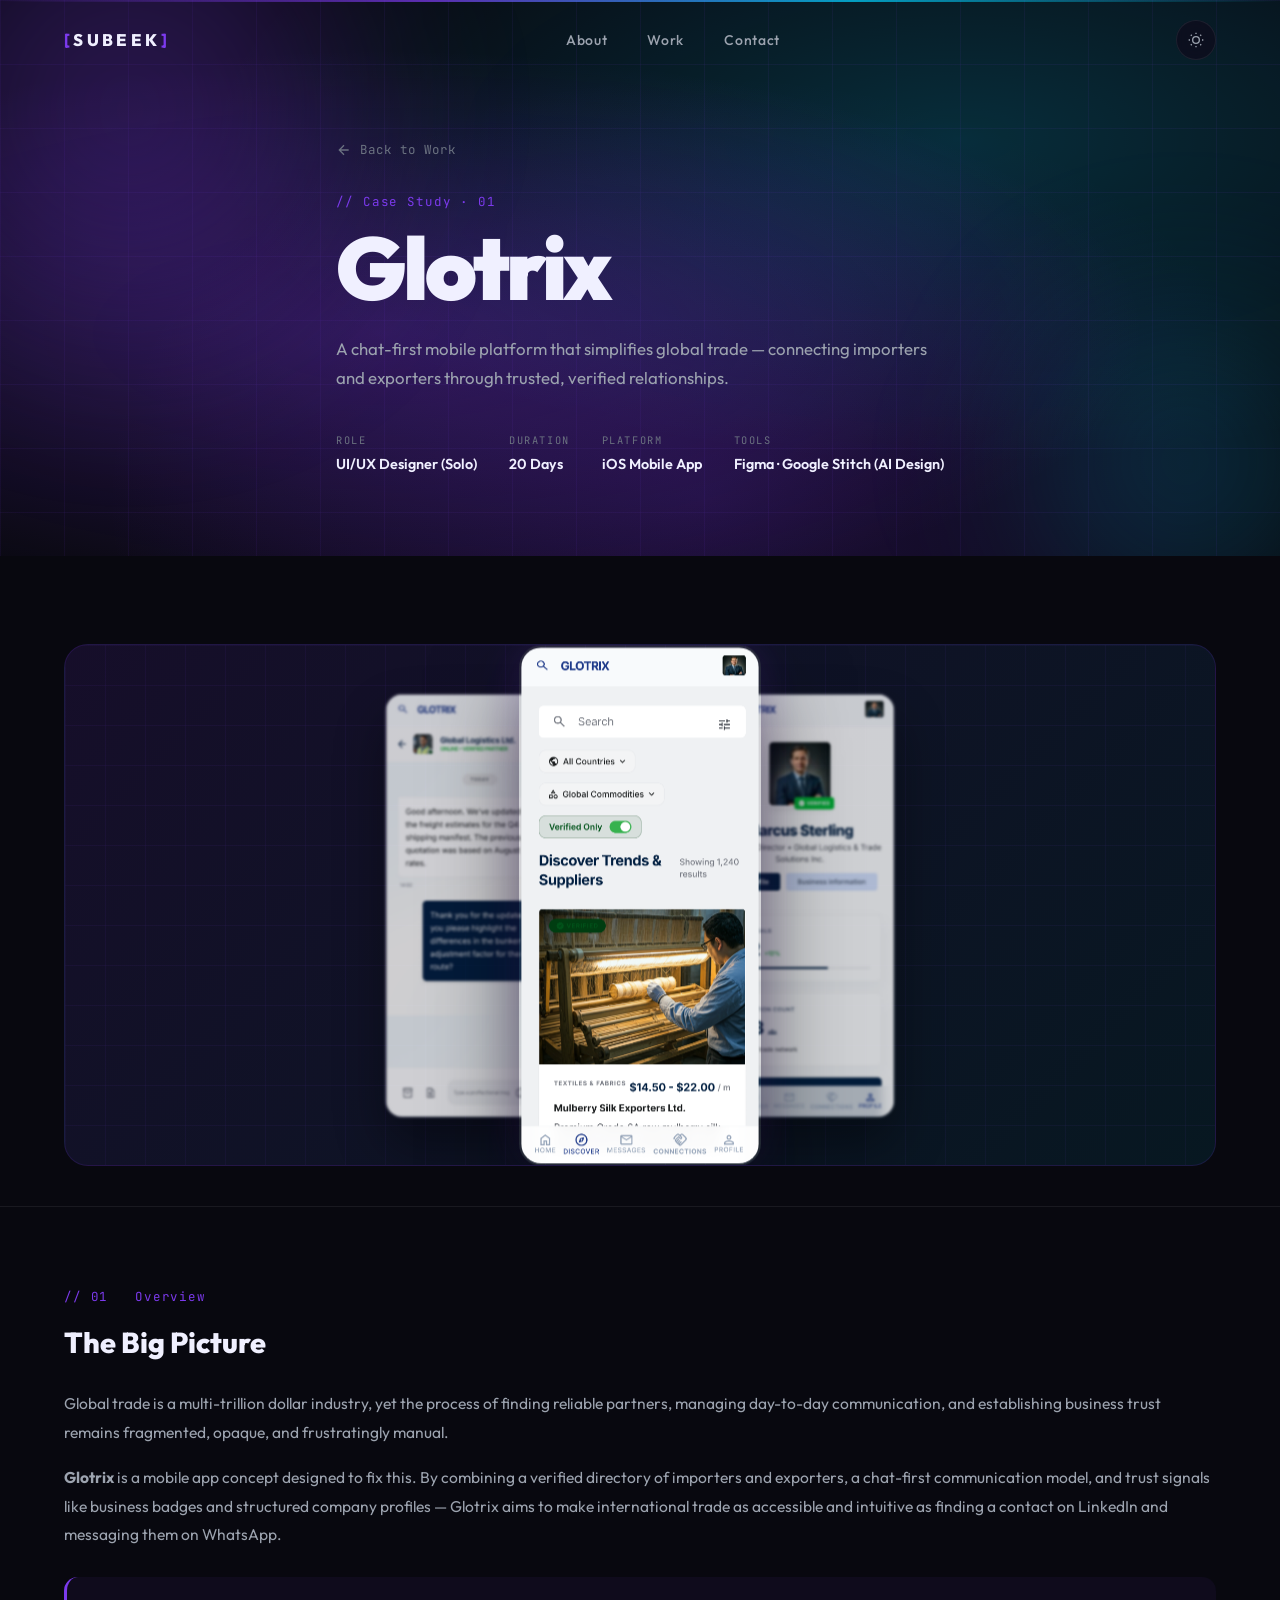
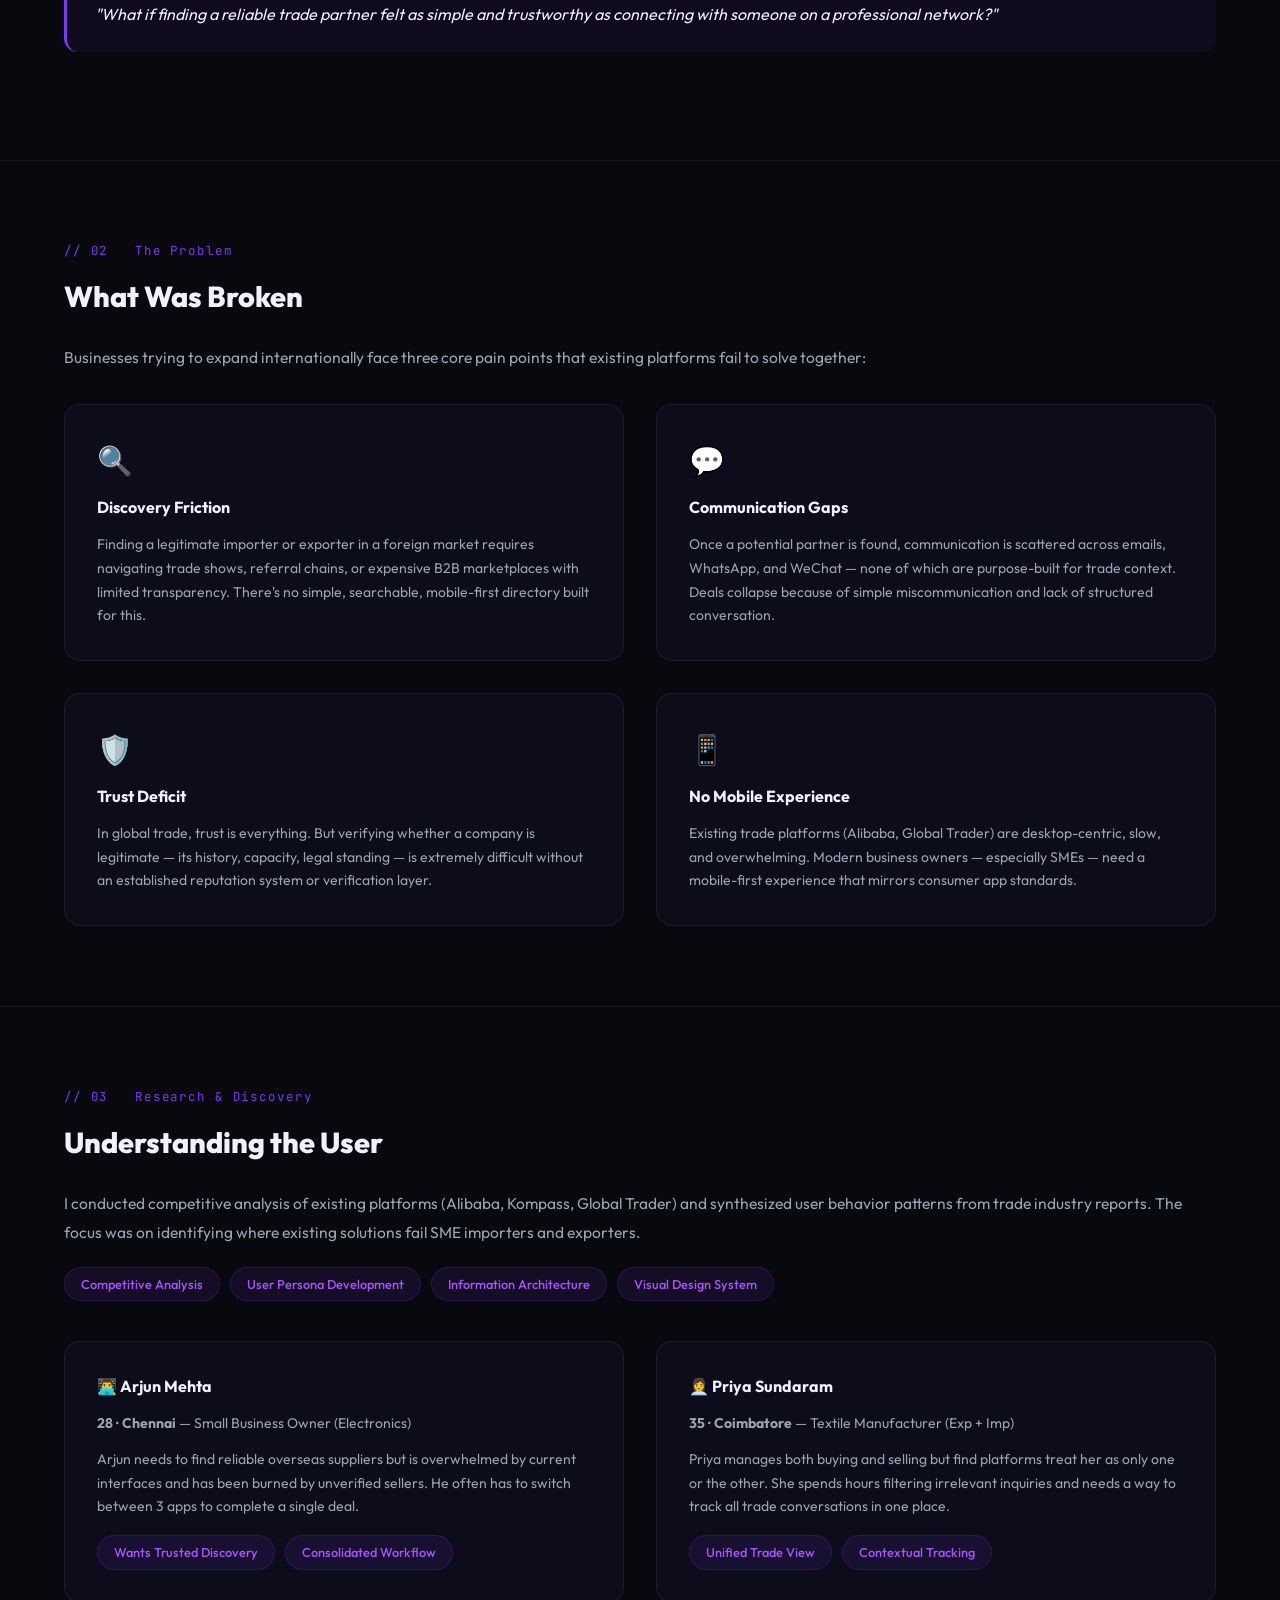
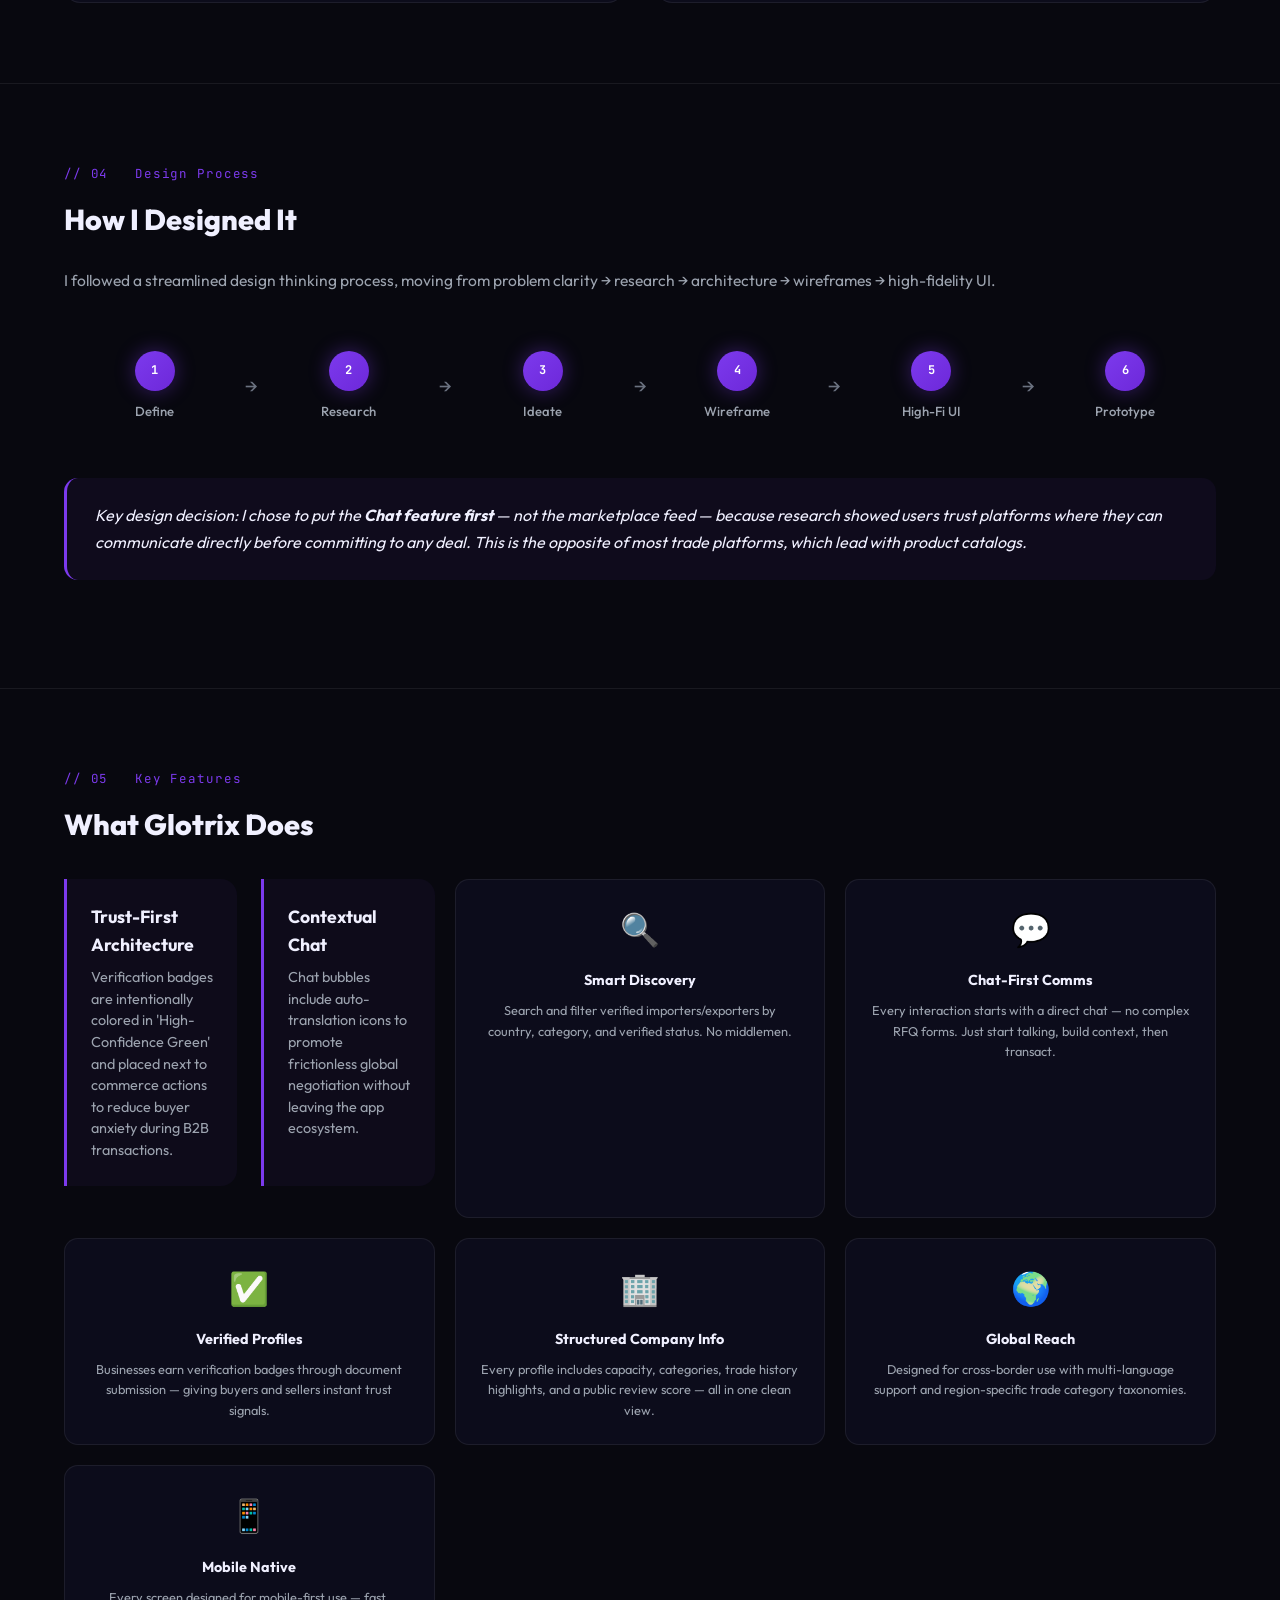
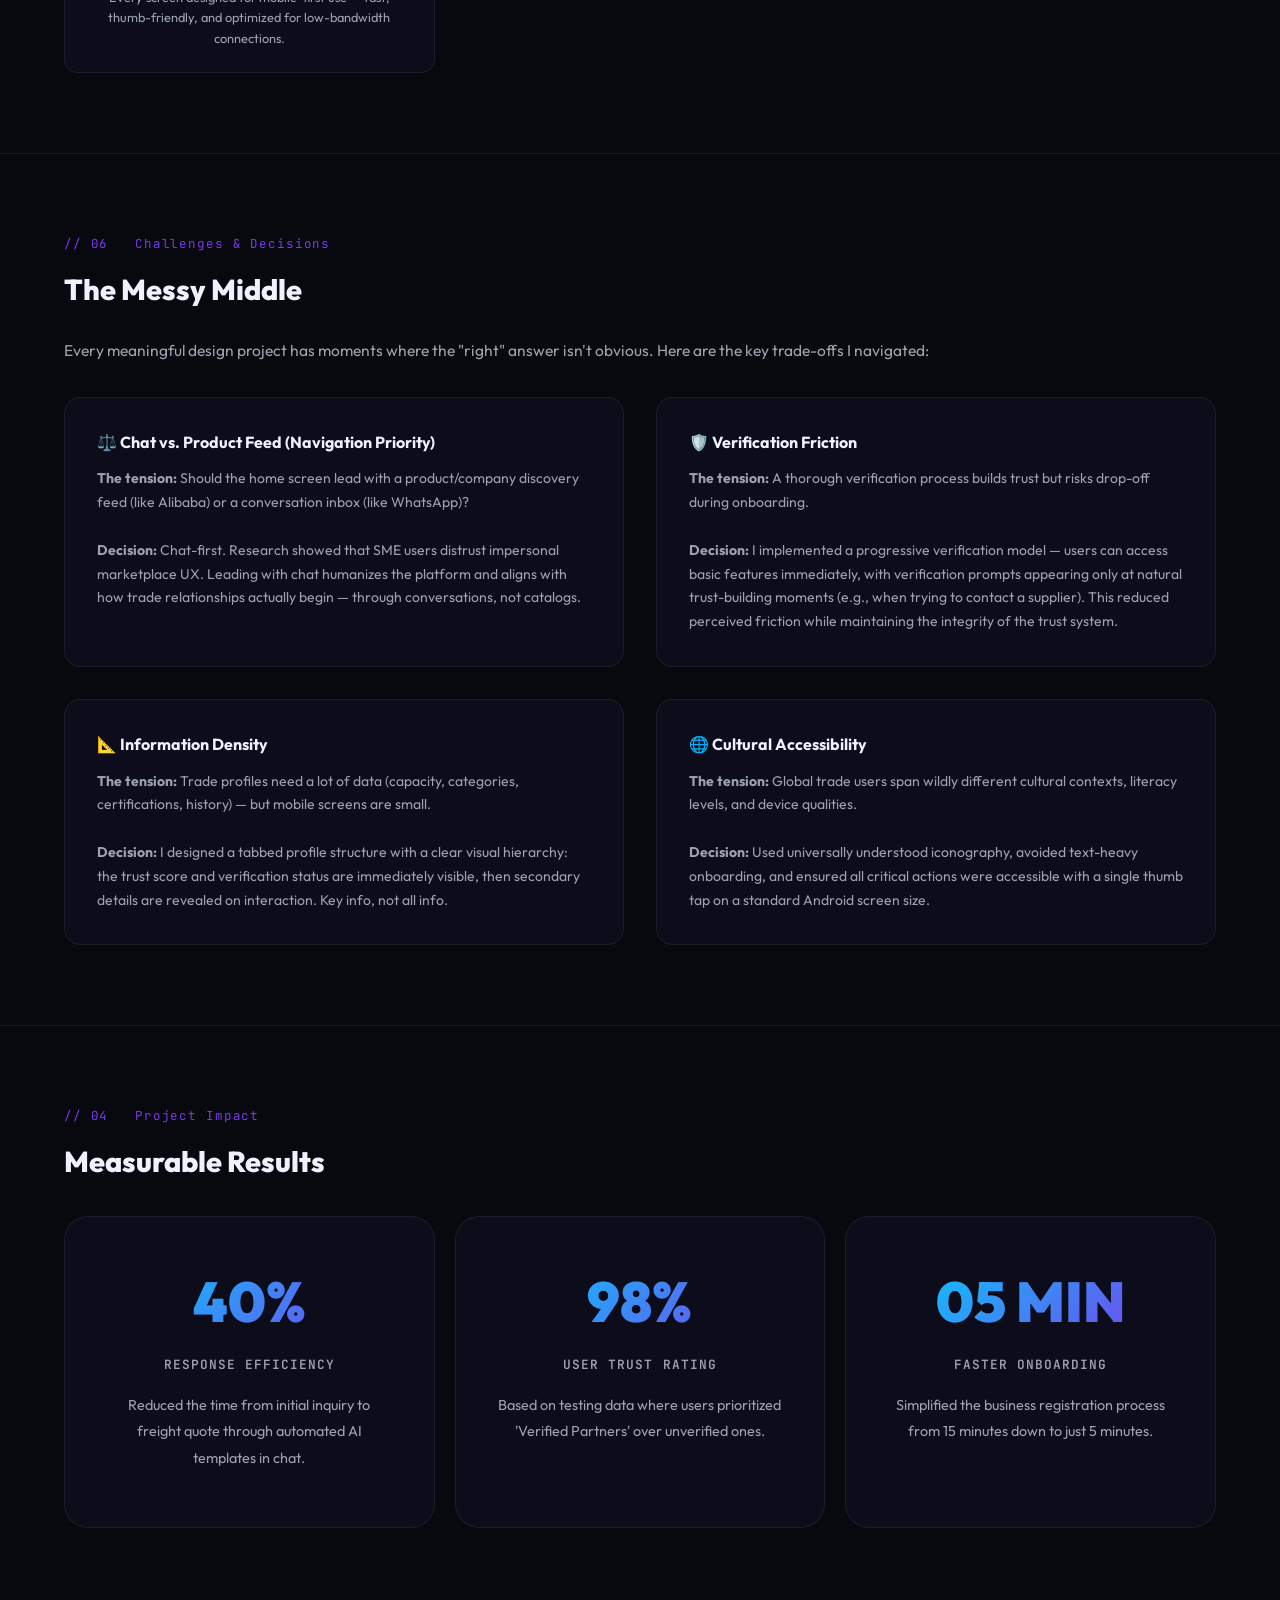
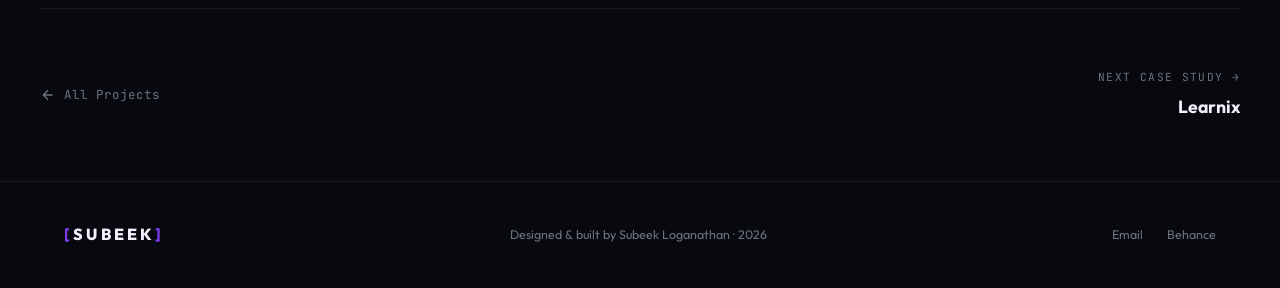
<file: glotrix.html>
<!DOCTYPE html>
<html lang="en" data-theme="dark">
<head>
  <meta charset="UTF-8">
  <meta name="viewport" content="width=device-width, initial-scale=1.0">
  <meta name="description" content="Glotrix Case Study — Subeek. Designing a global trade platform that connects importers & exporters through a chat-first, trust-focused mobile experience.">
  <title>Glotrix Case Study — Subeek</title>
  <link rel="preconnect" href="https://fonts.googleapis.com">
  <link rel="preconnect" href="https://fonts.gstatic.com" crossorigin>
  <link href="https://fonts.googleapis.com/css2?family=Outfit:wght@300;400;500;600;700;800;900&family=JetBrains+Mono:wght@400;500&display=swap" rel="stylesheet">
  <link rel="stylesheet" href="portfolio.css">
  <style>
    .glotrix-hero-bg .mesh-gradient {
      background:
        radial-gradient(ellipse at 30% 60%, rgba(124,58,237,.3) 0%, transparent 60%),
        radial-gradient(ellipse at 75% 25%, rgba(0,212,255,.18) 0%, transparent 55%),
        radial-gradient(ellipse at 55% 90%, rgba(109,40,217,.22) 0%, transparent 60%);
      animation: mesh-anim 14s ease-in-out infinite alternate;
    }
    .glo-big-visual {
      width: 100%; padding: 60px 0; display: flex; justify-content: center;
      background: linear-gradient(135deg, rgba(124,58,237,.12), rgba(0,212,255,.08));
      border-radius: 24px; border: 1px solid rgba(124,58,237,.15); margin: 40px 0;
      position: relative; overflow: hidden;
    }
    .glo-big-visual::before {
      content: ''; position: absolute; inset: 0;
      background-image:
        linear-gradient(rgba(124,58,237,.06) 1px, transparent 1px),
        linear-gradient(90deg, rgba(124,58,237,.06) 1px, transparent 1px);
      background-size: 40px 40px;
    }
    .big-phone-row { display: flex; align-items: flex-end; gap: 20px; position: relative; z-index: 1; }
    .big-phone {
      width: 140px; height: 240px; border-radius: 22px;
      border: 2.5px solid rgba(124,58,237,.4); background: rgba(6,6,18,.95);
      overflow: hidden; box-shadow: 0 20px 60px rgba(0,0,0,.5), 0 0 40px rgba(124,58,237,.2);
      flex-shrink: 0;
    }
    .big-phone.bp-sm { width:110px; height:190px; opacity:.75; transform:scale(.95) translateY(16px); border-color: rgba(0,212,255,.3); }
    .big-phone.bp-sm2 { width:110px; height:190px; opacity:.75; transform:scale(.95) translateY(16px); order:-1; border-color: rgba(0,212,255,.3); }
    .bp-screen { padding: 12px; height: 100%; display: flex; flex-direction: column; gap: 8px; }
    .bp-nav { font-family: var(--mono); font-size: 8px; font-weight: 700; color: var(--v2); letter-spacing: .1em; text-align: center; padding: 6px 0 8px; border-bottom: 1px solid rgba(124,58,237,.25); }
    .bp-card { height: 48px; border-radius: 8px; background: linear-gradient(135deg, rgba(124,58,237,.3), rgba(0,212,255,.15)); border: 1px solid rgba(124,58,237,.2); }
    .bp-row { display: flex; gap: 6px; }
    .bp-card-sm { height: 36px; border-radius: 7px; flex: 1; background: rgba(255,255,255,.05); border: 1px solid rgba(255,255,255,.07); }
    .bp-tag { height: 14px; width: 50px; border-radius: 10px; background: rgba(124,58,237,.35); }
    .bp-tag.verified { background: rgba(34,197,94,.3); border: 1px solid rgba(34,197,94,.4); width: 60px; }
    .bp-avatar { width: 28px; height: 28px; border-radius: 50%; background: linear-gradient(135deg, var(--v), var(--c)); flex-shrink: 0; }
    .bp-msg-row { display: flex; flex-direction: column; gap: 5px; }
    .bp-msg { height: 16px; border-radius: 10px; }
    .bp-msg.in  { width: 65%; background: rgba(124,58,237,.35); align-self: flex-start; }
    .bp-msg.out { width: 55%; background: rgba(0,212,255,.25); align-self: flex-end; }
    .bp-msg.in2 { width: 45%; background: rgba(124,58,237,.25); align-self: flex-start; }

    .process-flow { display: flex; align-items: center; gap: 0; margin: 36px 0; flex-wrap: wrap; justify-content: center; }
    .pf-step { text-align: center; padding: 20px 16px; flex: 1; min-width: 100px; }
    .pf-num { width: 40px; height: 40px; border-radius: 50%; background: linear-gradient(135deg, var(--v), #6D28D9); display: flex; align-items: center; justify-content: center; font-family: var(--mono); font-size: .75rem; font-weight: 700; color: #fff; margin: 0 auto 10px; box-shadow: 0 0 20px var(--gv); }
    .pf-label { font-size: .82rem; color: var(--t2); font-weight: 500; }
    .pf-arrow { font-size: 1.2rem; color: var(--t3); flex-shrink: 0; }
    .outcome-row { display: grid; grid-template-columns: repeat(3,1fr); gap: 20px; margin-top: 32px; }
    .outcome-box { padding: 28px 24px; border-radius: 16px; background: var(--bg-card); border: 1px solid var(--bd); text-align: center; backdrop-filter: blur(8px); }
    .out-val { font-size: 2.2rem; font-weight: 900; background: linear-gradient(135deg, var(--v), var(--c)); -webkit-background-clip: text; -webkit-text-fill-color: transparent; background-clip: text; margin-bottom: 6px; }
    .out-lbl { font-size: .8rem; color: var(--t2); font-family: var(--mono); letter-spacing: .08em; }
    @media(max-width:768px){ .outcome-row { grid-template-columns: 1fr 1fr; } .big-phone.bp-sm, .big-phone.bp-sm2 { display: none; } }
    @media(max-width:480px){ .outcome-row { grid-template-columns: 1fr; } }
    .glo-image-showcase {
      display: flex;
      align-items: center;
      justify-content: center;
      position: relative;
      width: 100%;
      height: 400px;
      z-index: 1;
    }
    .glo-show-img {
      width: 220px;
      border-radius: 20px;
      border: 2px solid rgba(255,255,255,0.1);
      box-shadow: 0 30px 60px rgba(0,0,0,0.5);
      position: absolute;
      transition: all 0.5s var(--ease);
    }
    .img-center {
      z-index: 3;
      transform: scale(1.1);
      box-shadow: 0 40px 80px rgba(0,0,0,0.6), 0 0 40px rgba(124,58,237,0.2);
    }
    .img-side-left {
      z-index: 2;
      transform: translateX(-160px) scale(0.9) rotateY(15deg);
      opacity: 0.8;
      filter: blur(1px);
    }
    .img-side-right {
      z-index: 2;
      transform: translateX(160px) scale(0.9) rotateY(-15deg);
      opacity: 0.8;
      filter: blur(1px);
    }
    .glo-show-img:hover {
      transform: translateY(-20px) scale(1.15) rotateY(0) !important;
      z-index: 10;
      opacity: 1;
      filter: blur(0);
      cursor: pointer;
    }
  </style>
</head>
<body>

  <!-- Navigation -->
  <nav class="navbar scrolled" id="navbar">
    <div class="nav-container">
      <a href="index.html" class="nav-logo"><span class="lb">[</span>SUBEEK<span class="lb">]</span></a>
      <ul class="nav-links">
        <li><a href="index.html#about" class="nav-link">About</a></li>
        <li><a href="index.html#work" class="nav-link">Work</a></li>
        <li><a href="index.html#contact" class="nav-link">Contact</a></li>
      </ul>
      <div class="nav-actions">
        <button class="theme-toggle" id="themeToggle" aria-label="Toggle theme">
          <svg class="sun-icon" width="16" height="16" viewBox="0 0 24 24" fill="none" stroke="currentColor" stroke-width="2"><circle cx="12" cy="12" r="5"/><path d="M12 1v2M12 21v2M4.22 4.22l1.42 1.42M18.36 18.36l1.42 1.42M1 12h2M21 12h2M4.22 19.78l1.42-1.42M18.36 5.64l1.42-1.42"/></svg>
          <svg class="moon-icon" width="16" height="16" viewBox="0 0 24 24" fill="none" stroke="currentColor" stroke-width="2"><path d="M21 12.79A9 9 0 1 1 11.21 3 7 7 0 0 0 21 12.79z"/></svg>
        </button>
      </div>
    </div>
  </nav>

  <!-- CS Hero -->
  <section class="cs-hero">
    <div class="cs-hero-bg hero-bg glotrix-hero-bg">
      <div class="mesh-gradient"></div>
      <div class="grid-overlay"></div>
      <div class="orb orb-1"></div>
      <div class="orb orb-2"></div>
      <div class="scanline"></div>
    </div>
    <div class="container">
      <a href="index.html#work" class="cs-back">
        <svg width="16" height="16" viewBox="0 0 24 24" fill="none" stroke="currentColor" stroke-width="2"><path d="M19 12H5M12 5l-7 7 7 7"/></svg>
        Back to Work
      </a>
      <span class="cs-tag">// Case Study · 01</span>
      <h1 class="cs-title">Glotrix</h1>
      <p class="cs-sub">A chat-first mobile platform that simplifies global trade — connecting importers and exporters through trusted, verified relationships.</p>
      <div class="cs-meta-row">
        <div class="cs-meta-item"><p class="cs-meta-label">Role</p><p class="cs-meta-val">UI/UX Designer (Solo)</p></div>
        <div class="cs-meta-item"><p class="cs-meta-label">Duration</p><p class="cs-meta-val">20 Days</p></div>
        <div class="cs-meta-item"><p class="cs-meta-label">Platform</p><p class="cs-meta-val">iOS Mobile App</p></div>
        <div class="cs-meta-item"><p class="cs-meta-label">Tools</p><p class="cs-meta-val">Figma · Google Stitch (AI Design)</p></div>
      </div>
    </div>
  </section>

  <!-- Visual Mockup -->
  <section class="section" style="padding-top:48px;padding-bottom:0">
    <div class="container">
      <div class="glo-big-visual reveal">
        <div class="glo-image-showcase">
          <img src="images/glotrix-chat.png" alt="Glotrix Chat" class="glo-show-img img-side-left">
          <img src="images/glotrix-discover.png" alt="Glotrix Discovery" class="glo-show-img img-center">
          <img src="images/glotrix-profile.png" alt="Glotrix Profile" class="glo-show-img img-side-right">
        </div>
      </div>
    </div>
  </section>

  <!-- 01 Overview -->
  <section class="cs-section section">
    <div class="container">
      <div class="reveal">
        <span class="section-tag">// 01 &nbsp; Overview</span>
        <h2 class="cs-section-title">The Big Picture</h2>
        <p class="cs-text">
          Global trade is a multi-trillion dollar industry, yet the process of finding reliable partners, managing day-to-day communication, and establishing business trust remains fragmented, opaque, and frustratingly manual.
        </p>
        <p class="cs-text">
          <strong>Glotrix</strong> is a mobile app concept designed to fix this. By combining a verified directory of importers and exporters, a chat-first communication model, and trust signals like business badges and structured company profiles — Glotrix aims to make international trade as accessible and intuitive as finding a contact on LinkedIn and messaging them on WhatsApp.
        </p>
        <div class="cs-highlight">
          "What if finding a reliable trade partner felt as simple and trustworthy as connecting with someone on a professional network?"
        </div>
      </div>
    </div>
  </section>

  <!-- 02 Problem -->
  <section class="cs-section">
    <div class="container">
      <div class="reveal">
        <span class="section-tag">// 02 &nbsp; The Problem</span>
        <h2 class="cs-section-title">What Was Broken</h2>
        <p class="cs-text">Businesses trying to expand internationally face three core pain points that existing platforms fail to solve together:</p>
      </div>
      <div class="cs-grid-2 reveal">
        <div class="cs-card">
          <div style="font-size:1.8rem;margin-bottom:12px">🔍</div>
          <h4 class="cs-card-title">Discovery Friction</h4>
          <p class="cs-card-body">Finding a legitimate importer or exporter in a foreign market requires navigating trade shows, referral chains, or expensive B2B marketplaces with limited transparency. There's no simple, searchable, mobile-first directory built for this.</p>
        </div>
        <div class="cs-card">
          <div style="font-size:1.8rem;margin-bottom:12px">💬</div>
          <h4 class="cs-card-title">Communication Gaps</h4>
          <p class="cs-card-body">Once a potential partner is found, communication is scattered across emails, WhatsApp, and WeChat — none of which are purpose-built for trade context. Deals collapse because of simple miscommunication and lack of structured conversation.</p>
        </div>
        <div class="cs-card">
          <div style="font-size:1.8rem;margin-bottom:12px">🛡️</div>
          <h4 class="cs-card-title">Trust Deficit</h4>
          <p class="cs-card-body">In global trade, trust is everything. But verifying whether a company is legitimate — its history, capacity, legal standing — is extremely difficult without an established reputation system or verification layer.</p>
        </div>
        <div class="cs-card">
          <div style="font-size:1.8rem;margin-bottom:12px">📱</div>
          <h4 class="cs-card-title">No Mobile Experience</h4>
          <p class="cs-card-body">Existing trade platforms (Alibaba, Global Trader) are desktop-centric, slow, and overwhelming. Modern business owners — especially SMEs — need a mobile-first experience that mirrors consumer app standards.</p>
        </div>
      </div>
    </div>
  </section>

  <!-- 03 Research -->
  <section class="cs-section">
    <div class="container">
      <div class="reveal">
        <span class="section-tag">// 03 &nbsp; Research & Discovery</span>
        <h2 class="cs-section-title">Understanding the User</h2>
        <p class="cs-text">
          I conducted competitive analysis of existing platforms (Alibaba, Kompass, Global Trader) and synthesized user behavior patterns from trade industry reports. The focus was on identifying where existing solutions fail SME importers and exporters.
        </p>
      </div>
      <div class="cs-tags-list reveal">
        <span class="cs-tag-item">Competitive Analysis</span>
        <span class="cs-tag-item">User Persona Development</span>
        <span class="cs-tag-item">Information Architecture</span>
        <span class="cs-tag-item">Visual Design System</span>
      </div>

      <div class="cs-grid-2 reveal" style="margin-top:40px">
        <div class="cs-card">
          <h4 class="cs-card-title">👨‍💻 Arjun Mehta</h4>
          <p class="cs-card-body" style="margin-bottom:12px"><strong>28 · Chennai</strong> — Small Business Owner (Electronics)</p>
          <p class="cs-card-body">Arjun needs to find reliable overseas suppliers but is overwhelmed by current interfaces and has been burned by unverified sellers. He often has to switch between 3 apps to complete a single deal.</p>
          <div class="cs-tags-list" style="margin-top:16px">
            <span class="cs-tag-item">Wants Trusted Discovery</span>
            <span class="cs-tag-item">Consolidated Workflow</span>
          </div>
        </div>
        <div class="cs-card">
          <h4 class="cs-card-title">👩‍💼 Priya Sundaram</h4>
          <p class="cs-card-body" style="margin-bottom:12px"><strong>35 · Coimbatore</strong> — Textile Manufacturer (Exp + Imp)</p>
          <p class="cs-card-body">Priya manages both buying and selling but find platforms treat her as only one or the other. She spends hours filtering irrelevant inquiries and needs a way to track all trade conversations in one place.</p>
          <div class="cs-tags-list" style="margin-top:16px">
            <span class="cs-tag-item">Unified Trade View</span>
            <span class="cs-tag-item">Contextual Tracking</span>
          </div>
        </div>
      </div>
    </div>
  </section>

  <!-- 04 Design Process -->
  <section class="cs-section">
    <div class="container">
      <div class="reveal">
        <span class="section-tag">// 04 &nbsp; Design Process</span>
        <h2 class="cs-section-title">How I Designed It</h2>
        <p class="cs-text">I followed a streamlined design thinking process, moving from problem clarity → research → architecture → wireframes → high-fidelity UI.</p>
      </div>
      <div class="process-flow reveal">
        <div class="pf-step"><div class="pf-num">1</div><p class="pf-label">Define</p></div>
        <div class="pf-arrow">→</div>
        <div class="pf-step"><div class="pf-num">2</div><p class="pf-label">Research</p></div>
        <div class="pf-arrow">→</div>
        <div class="pf-step"><div class="pf-num">3</div><p class="pf-label">Ideate</p></div>
        <div class="pf-arrow">→</div>
        <div class="pf-step"><div class="pf-num">4</div><p class="pf-label">Wireframe</p></div>
        <div class="pf-arrow">→</div>
        <div class="pf-step"><div class="pf-num">5</div><p class="pf-label">High-Fi UI</p></div>
        <div class="pf-arrow">→</div>
        <div class="pf-step"><div class="pf-num">6</div><p class="pf-label">Prototype</p></div>
      </div>

      <div class="cs-highlight reveal">
        Key design decision: I chose to put the <strong>Chat feature first</strong> — not the marketplace feed — because research showed users trust platforms where they can communicate directly before committing to any deal. This is the opposite of most trade platforms, which lead with product catalogs.
      </div>
    </div>
  </section>

  <!-- 05 Key Features -->
  <section class="cs-section">
    <div class="container">
      <div class="reveal">
        <span class="section-tag">// 05 &nbsp; Key Features</span>
        <h2 class="cs-section-title">What Glotrix Does</h2>
      </div>
      <div class="cs-feature-grid reveal">
        <div class="cs-tags-row" style="margin-bottom:32px">
          <div class="cs-tag-card">
            <h4>Trust-First Architecture</h4>
            <p>Verification badges are intentionally colored in 'High-Confidence Green' and placed next to commerce actions to reduce buyer anxiety during B2B transactions.</p>
          </div>
          <div class="cs-tag-card">
            <h4>Contextual Chat</h4>
            <p>Chat bubbles include auto-translation icons to promote frictionless global negotiation without leaving the app ecosystem.</p>
          </div>
        </div>
        <div class="cs-feature">
          <div class="cs-feature-icon">🔍</div>
          <h4 class="cs-feature-name">Smart Discovery</h4>
          <p class="cs-feature-desc">Search and filter verified importers/exporters by country, category, and verified status. No middlemen.</p>
        </div>
        <div class="cs-feature">
          <div class="cs-feature-icon">💬</div>
          <h4 class="cs-feature-name">Chat-First Comms</h4>
          <p class="cs-feature-desc">Every interaction starts with a direct chat — no complex RFQ forms. Just start talking, build context, then transact.</p>
        </div>
        <div class="cs-feature">
          <div class="cs-feature-icon">✅</div>
          <h4 class="cs-feature-name">Verified Profiles</h4>
          <p class="cs-feature-desc">Businesses earn verification badges through document submission — giving buyers and sellers instant trust signals.</p>
        </div>
        <div class="cs-feature">
          <div class="cs-feature-icon">🏢</div>
          <h4 class="cs-feature-name">Structured Company Info</h4>
          <p class="cs-feature-desc">Every profile includes capacity, categories, trade history highlights, and a public review score — all in one clean view.</p>
        </div>
        <div class="cs-feature">
          <div class="cs-feature-icon">🌍</div>
          <h4 class="cs-feature-name">Global Reach</h4>
          <p class="cs-feature-desc">Designed for cross-border use with multi-language support and region-specific trade category taxonomies.</p>
        </div>
        <div class="cs-feature">
          <div class="cs-feature-icon">📱</div>
          <h4 class="cs-feature-name">Mobile Native</h4>
          <p class="cs-feature-desc">Every screen designed for mobile-first use — fast, thumb-friendly, and optimized for low-bandwidth connections.</p>
        </div>
      </div>
    </div>
  </section>

  <!-- 06 Challenges & Decisions -->
  <section class="cs-section">
    <div class="container">
      <div class="reveal">
        <span class="section-tag">// 06 &nbsp; Challenges & Decisions</span>
        <h2 class="cs-section-title">The Messy Middle</h2>
        <p class="cs-text">
          Every meaningful design project has moments where the "right" answer isn't obvious. Here are the key trade-offs I navigated:
        </p>
      </div>
      <div class="cs-grid-2 reveal">
        <div class="cs-card">
          <h4 class="cs-card-title">⚖️ Chat vs. Product Feed (Navigation Priority)</h4>
          <p class="cs-card-body"><strong>The tension:</strong> Should the home screen lead with a product/company discovery feed (like Alibaba) or a conversation inbox (like WhatsApp)?<br><br>
          <strong>Decision:</strong> Chat-first. Research showed that SME users distrust impersonal marketplace UX. Leading with chat humanizes the platform and aligns with how trade relationships actually begin — through conversations, not catalogs.</p>
        </div>
        <div class="cs-card">
          <h4 class="cs-card-title">🛡️ Verification Friction</h4>
          <p class="cs-card-body"><strong>The tension:</strong> A thorough verification process builds trust but risks drop-off during onboarding.<br><br>
          <strong>Decision:</strong> I implemented a progressive verification model — users can access basic features immediately, with verification prompts appearing only at natural trust-building moments (e.g., when trying to contact a supplier). This reduced perceived friction while maintaining the integrity of the trust system.</p>
        </div>
        <div class="cs-card">
          <h4 class="cs-card-title">📐 Information Density</h4>
          <p class="cs-card-body"><strong>The tension:</strong> Trade profiles need a lot of data (capacity, categories, certifications, history) — but mobile screens are small.<br><br>
          <strong>Decision:</strong> I designed a tabbed profile structure with a clear visual hierarchy: the trust score and verification status are immediately visible, then secondary details are revealed on interaction. Key info, not all info.</p>
        </div>
        <div class="cs-card">
          <h4 class="cs-card-title">🌐 Cultural Accessibility</h4>
          <p class="cs-card-body"><strong>The tension:</strong> Global trade users span wildly different cultural contexts, literacy levels, and device qualities.<br><br>
          <strong>Decision:</strong> Used universally understood iconography, avoided text-heavy onboarding, and ensured all critical actions were accessible with a single thumb tap on a standard Android screen size.</p>
        </div>
      </div>
    </div>
  </section>

  <section class="cs-section section outcome-section">
    <div class="container">
      <div class="reveal">
        <span class="section-tag lrn-cs-section-tag">// 04 &nbsp; Project Impact</span>
        <h2 class="cs-section-title">Measurable Results</h2>
        <div class="outcome-row">
          <div class="outcome-card">
            <h3 class="out-num">40%</h3>
            <p class="out-lbl">RESPONSE EFFICIENCY</p>
            <p class="cs-text" style="font-size:0.9rem">Reduced the time from initial inquiry to freight quote through automated AI templates in chat.</p>
          </div>
          <div class="outcome-card">
            <h3 class="out-num">98%</h3>
            <p class="out-lbl">USER TRUST RATING</p>
            <p class="cs-text" style="font-size:0.9rem">Based on testing data where users prioritized 'Verified Partners' over unverified ones.</p>
          </div>
          <div class="outcome-card">
            <h3 class="out-num">05 MIN</h3>
            <p class="out-lbl">FASTER ONBOARDING</p>
            <p class="cs-text" style="font-size:0.9rem">Simplified the business registration process from 15 minutes down to just 5 minutes.</p>
          </div>
        </div>
      </div>
    </div>
  </section>


  <!-- Case Study Nav -->
  <div class="cs-nav container reveal">
    <a href="index.html#work" class="cs-back" style="margin:0">
      <svg width="16" height="16" viewBox="0 0 24 24" fill="none" stroke="currentColor" stroke-width="2"><path d="M19 12H5M12 5l-7 7 7 7"/></svg>
      All Projects
    </a>
    <a href="learnix.html" style="text-align:right">
      <p class="cs-nav-label">Next Case Study →</p>
      <p class="cs-nav-title">Learnix</p>
    </a>
  </div>

  <!-- Footer -->
  <footer class="footer">
    <div class="container">
      <div class="footer-inner">
        <a href="index.html" class="footer-logo"><span class="lb">[</span>SUBEEK<span class="lb">]</span></a>
        <p class="footer-copy">Designed & built by Subeek Loganathan · 2026</p>
        <div class="footer-links">
          <a href="mailto:subeeks2007@gmail.com" class="flink">Email</a>
          <a href="https://www.behance.net/subeeks2007" target="_blank" rel="noopener" class="flink">Behance</a>
        </div>
      </div>
    </div>
  </footer>

  <script src="portfolio.js"></script>
</body>
</html>
</file>
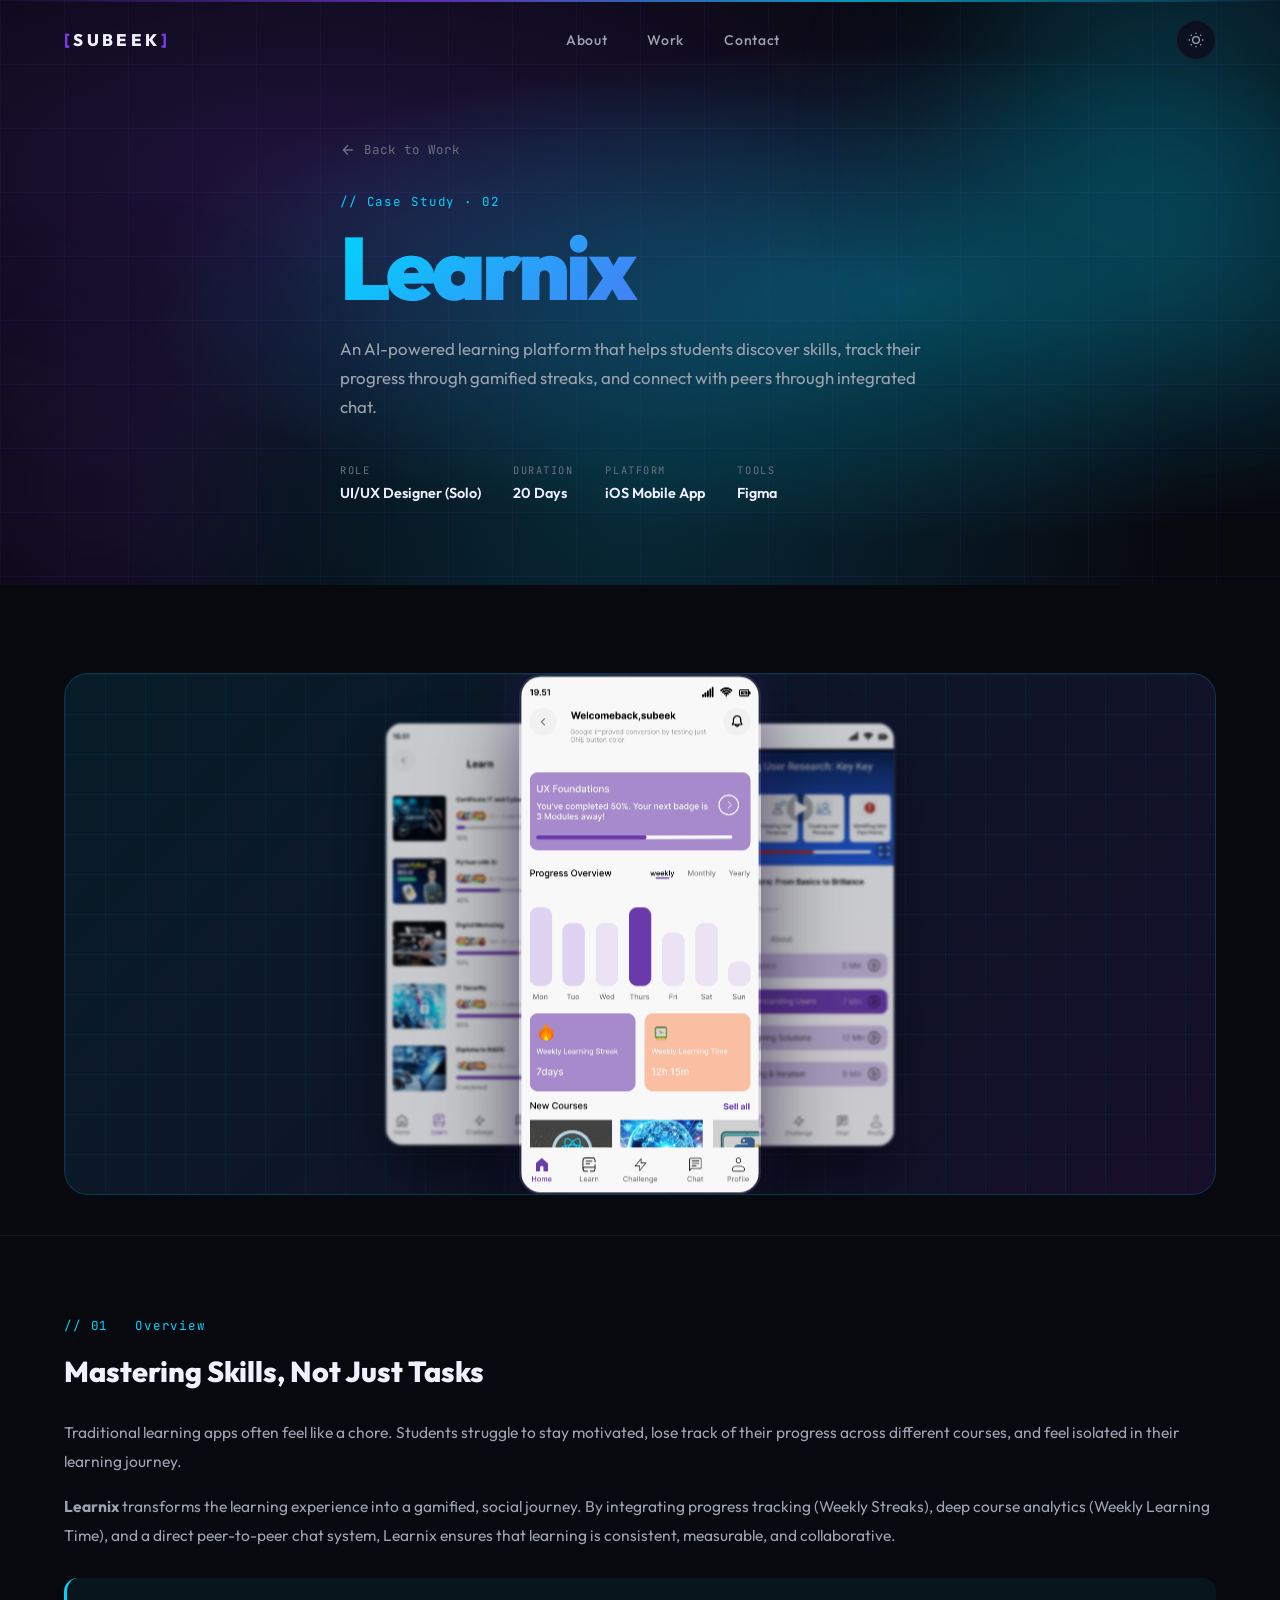
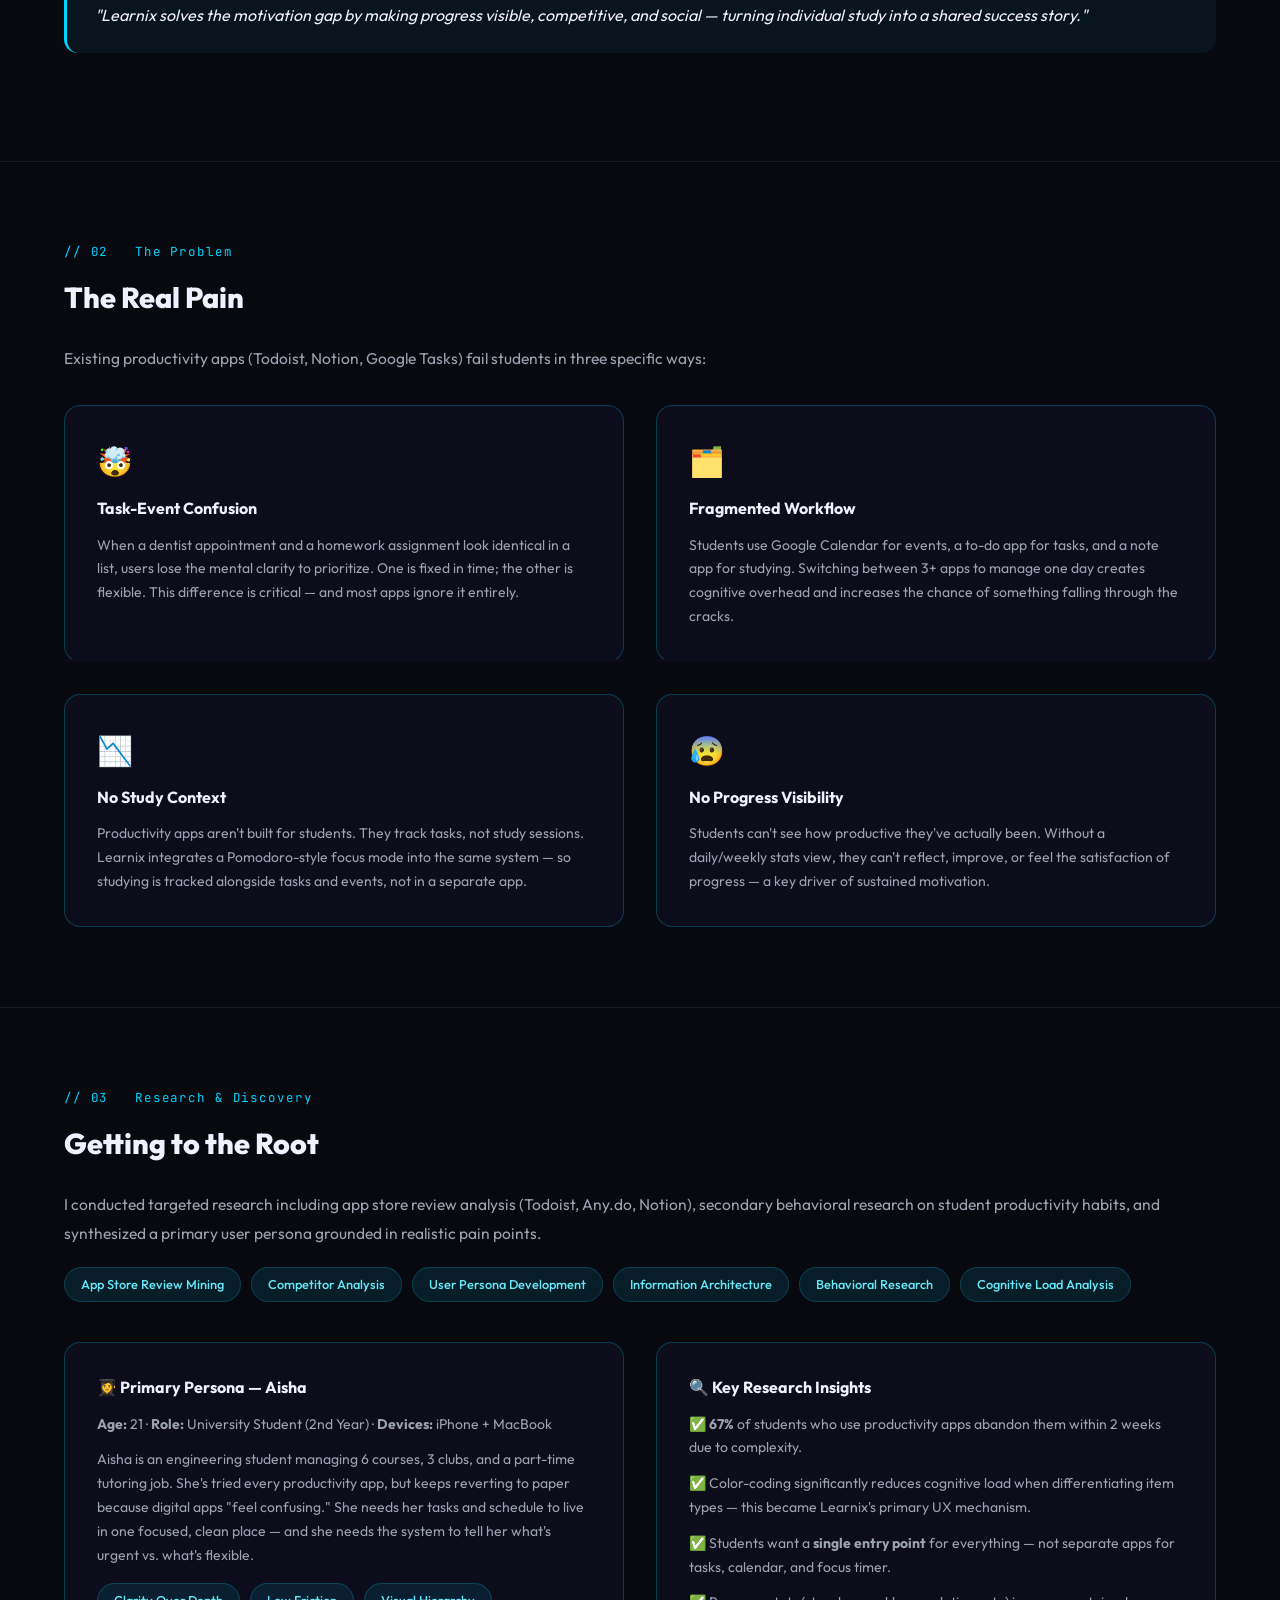
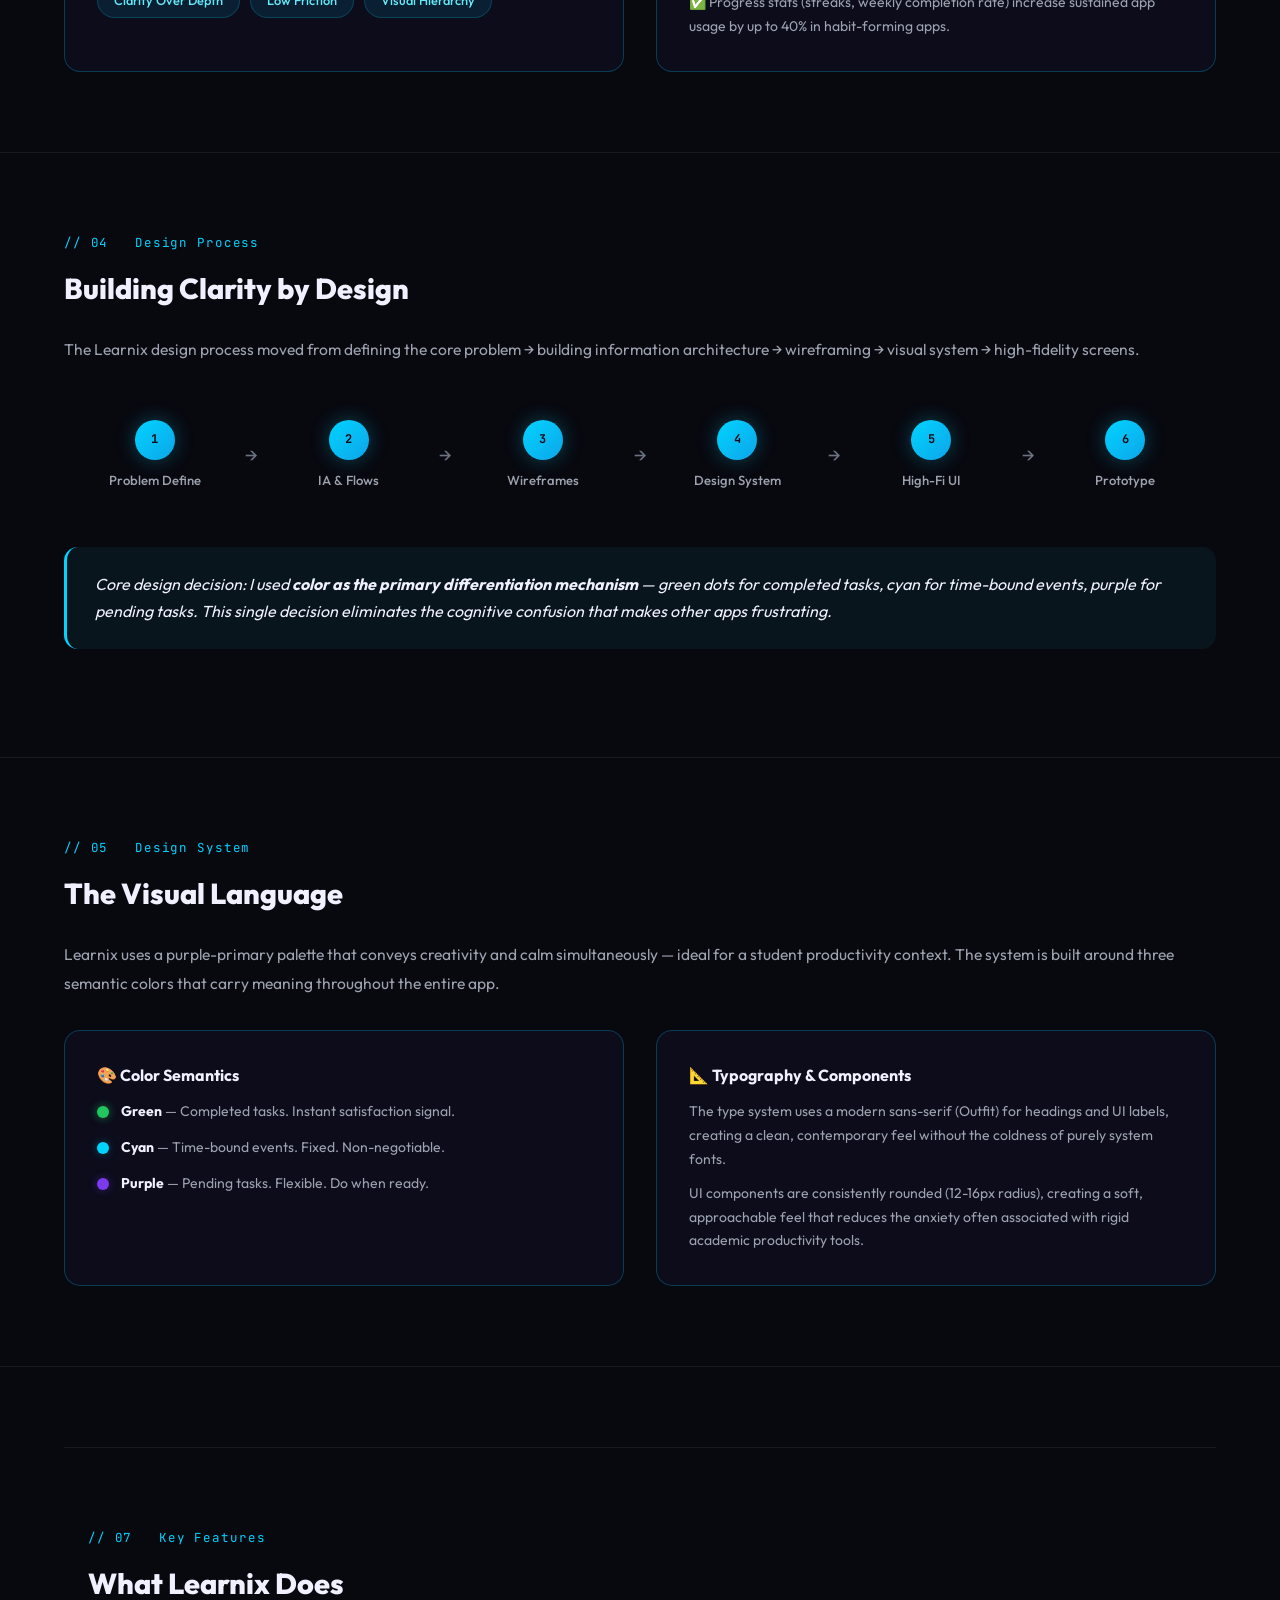
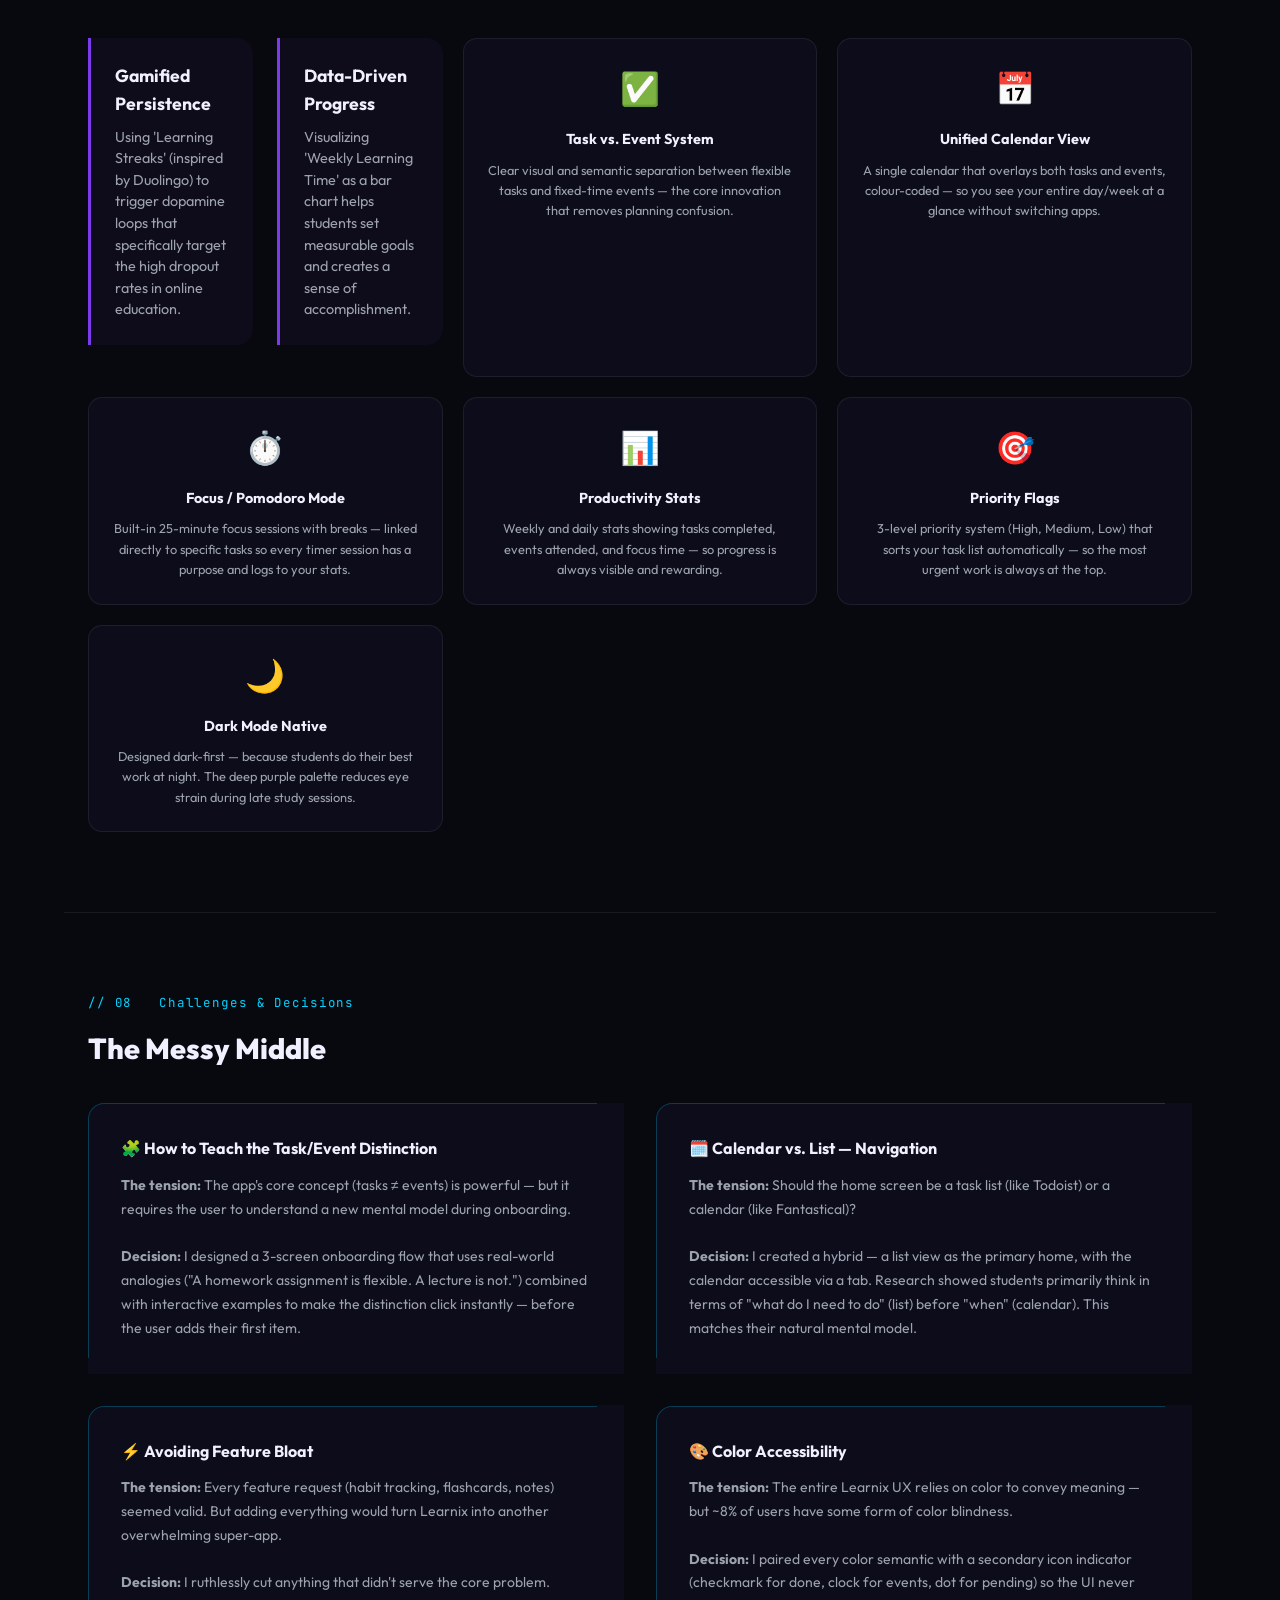
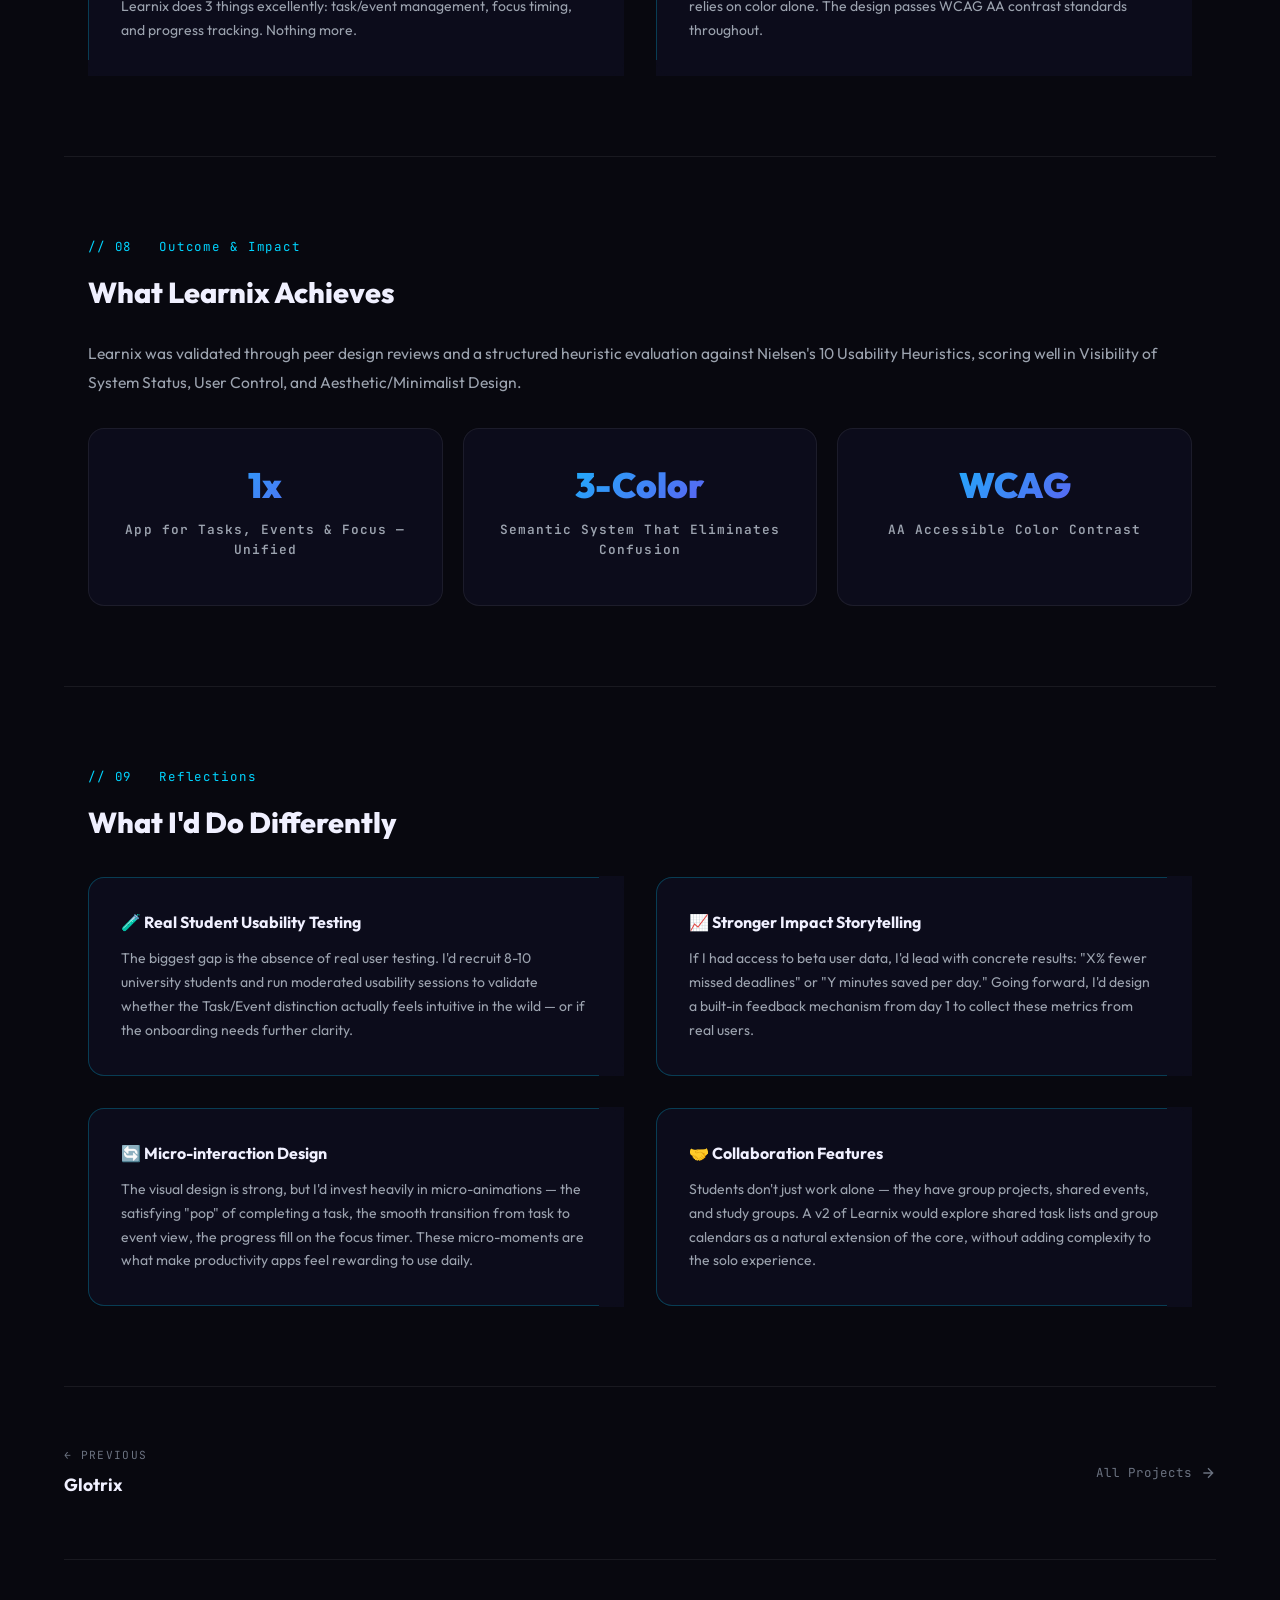
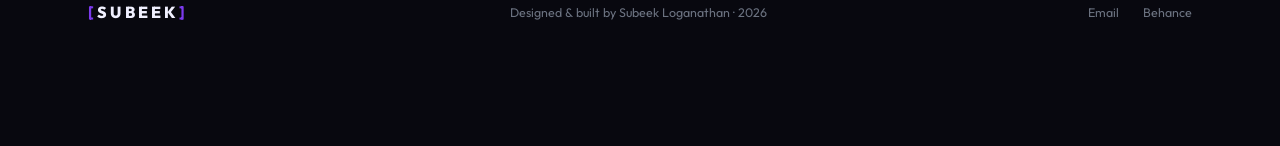
<file: learnix.html>
<!DOCTYPE html>
<html lang="en" data-theme="dark">
<head>
  <meta charset="UTF-8">
  <meta name="viewport" content="width=device-width, initial-scale=1.0">
  <meta name="description" content="Learnix Case Study — Subeek. Designing a unified productivity app that eliminates confusion between tasks and scheduled events for students.">
  <title>Learnix Case Study — Subeek</title>
  <link rel="preconnect" href="https://fonts.googleapis.com">
  <link rel="preconnect" href="https://fonts.gstatic.com" crossorigin>
  <link href="https://fonts.googleapis.com/css2?family=Outfit:wght@300;400;500;600;700;800;900&family=JetBrains+Mono:wght@400;500&display=swap" rel="stylesheet">
  <link rel="stylesheet" href="portfolio.css">
  <style>
    .learnix-hero-bg .mesh-gradient {
      background:
        radial-gradient(ellipse at 70% 50%, rgba(0,212,255,.28) 0%, transparent 60%),
        radial-gradient(ellipse at 25% 30%, rgba(124,58,237,.2) 0%, transparent 55%),
        radial-gradient(ellipse at 50% 85%, rgba(0,180,220,.2) 0%, transparent 60%);
      animation: mesh-anim 14s ease-in-out infinite alternate;
    }
    .lrn-big-visual {
      width: 100%; padding: 60px 0; display: flex; justify-content: center;
      background: linear-gradient(135deg, rgba(0,212,255,.1), rgba(124,58,237,.12));
      border-radius: 24px; border: 1px solid rgba(0,212,255,.18); margin: 40px 0;
      position: relative; overflow: hidden;
    }
    .lrn-big-visual::before {
      content: ''; position: absolute; inset: 0;
      background-image:
        linear-gradient(rgba(0,212,255,.05) 1px, transparent 1px),
        linear-gradient(90deg, rgba(0,212,255,.05) 1px, transparent 1px);
      background-size: 40px 40px;
    }
    .lrn-phone-row { display: flex; align-items: flex-end; gap: 20px; position: relative; z-index: 1; }
    .lrn-big-phone {
      width: 140px; height: 240px; border-radius: 22px;
      border: 2.5px solid rgba(0,212,255,.4); background: rgba(4,10,20,.95);
      overflow: hidden; box-shadow: 0 20px 60px rgba(0,0,0,.5), 0 0 40px rgba(0,212,255,.2);
      flex-shrink: 0;
    }
    .lrn-big-phone.lbp-sm { width:110px; height:190px; opacity:.75; transform:scale(.95) translateY(16px); border-color: rgba(124,58,237,.35); }
    .lrn-big-phone.lbp-sm2 { width:110px; height:190px; opacity:.75; transform:scale(.95) translateY(16px); order:-1; border-color: rgba(124,58,237,.35); }
    .lbp-screen { padding: 12px; height: 100%; display: flex; flex-direction: column; gap: 7px; }
    .lbp-nav { font-family: var(--mono); font-size: 8px; font-weight: 700; color: var(--c2); letter-spacing: .1em; text-align: center; padding: 5px 0 7px; border-bottom: 1px solid rgba(0,212,255,.25); }
    .lbp-tabs { display: flex; gap: 6px; }
    .lbp-tab { font-size: 6.5px; padding: 3px 8px; border-radius: 5px; color: rgba(255,255,255,.35); background: rgba(255,255,255,.05); flex: 1; text-align: center; }
    .lbp-tab.act { background: rgba(0,212,255,.2); color: var(--c); }
    .lbp-task { display: flex; align-items: center; gap: 5px; }
    .lbp-dot { width: 8px; height: 8px; border-radius: 50%; flex-shrink: 0; }
    .d-done  { background: #22C55E; box-shadow: 0 0 6px rgba(34,197,94,.7); }
    .d-event { background: var(--c);  box-shadow: 0 0 6px rgba(0,212,255,.7); }
    .d-pend  { background: var(--v);  box-shadow: 0 0 6px rgba(124,58,237,.7); }
    .lbp-line { flex: 1; height: 7px; border-radius: 3px; background: rgba(255,255,255,.07); }
    .lbp-label { font-size: 6px; color: rgba(255,255,255,.25); }
    .lbp-divider { height: 1px; background: rgba(255,255,255,.07); }
    .lbp-cal { height: 40px; border-radius: 8px; background: linear-gradient(135deg, rgba(0,212,255,.2), rgba(124,58,237,.15)); border: 1px solid rgba(0,212,255,.2); display: flex; align-items: center; justify-content: center; }
    .lbp-cal-grid { display: grid; grid-template-columns: repeat(7,1fr); gap: 2px; width: 90%; }
    .lbp-cell { height: 5px; border-radius: 1px; background: rgba(255,255,255,.1); }
    .lbp-cell.today { background: var(--c); }
    .lbp-cell.event { background: var(--v); }
    .lbp-bar-row { display: flex; align-items: flex-end; gap: 4px; height: 50px; padding: 0 4px; }
    .lbp-bar { border-radius: 3px 3px 0 0; flex: 1; }
    .lb-c1 { height: 50%; background: rgba(0,212,255,.4); border: 1px solid rgba(0,212,255,.5); }
    .lb-c2 { height: 70%; background: rgba(0,212,255,.5); border: 1px solid rgba(0,212,255,.6); }
    .lb-c3 { height: 45%; background: rgba(124,58,237,.4); border: 1px solid rgba(124,58,237,.5); }
    .lb-c4 { height: 90%; background: rgba(0,212,255,.6); border: 1px solid rgba(0,212,255,.7); }
    .lb-c5 { height: 60%; background: rgba(124,58,237,.35); border: 1px solid rgba(124,58,237,.45); }

    .lrn-cs-section-tag { color: var(--c) !important; }
    .lrn-card-accent { border-color: rgba(0,212,255,.25) !important; }
    .lrn-card-accent:hover { border-color: rgba(0,212,255,.5) !important; box-shadow: 0 4px 28px var(--gc) !important; }

    .process-flow { display: flex; align-items: center; gap: 0; margin: 36px 0; flex-wrap: wrap; justify-content: center; }
    .pf-step { text-align: center; padding: 20px 16px; flex: 1; min-width: 100px; }
    .pf-num-c { width: 40px; height: 40px; border-radius: 50%; background: linear-gradient(135deg, var(--c), #0ea5e9); display: flex; align-items: center; justify-content: center; font-family: var(--mono); font-size: .75rem; font-weight: 700; color: #0a0a14; margin: 0 auto 10px; box-shadow: 0 0 20px var(--gc); }
    .pf-label { font-size: .82rem; color: var(--t2); font-weight: 500; }
    .pf-arrow { font-size: 1.2rem; color: var(--t3); flex-shrink: 0; }

    .outcome-row { display: grid; grid-template-columns: repeat(3,1fr); gap: 20px; margin-top: 32px; }
    .outcome-box { padding: 28px 24px; border-radius: 16px; background: var(--bg-card); border: 1px solid var(--bd); text-align: center; backdrop-filter: blur(8px); }
    .out-val-c { font-size: 2.2rem; font-weight: 900; background: linear-gradient(135deg, var(--c), var(--v)); -webkit-background-clip: text; -webkit-text-fill-color: transparent; background-clip: text; margin-bottom: 6px; }
    .out-lbl { font-size: .8rem; color: var(--t2); font-family: var(--mono); letter-spacing: .08em; }

    @media(max-width:768px){ .outcome-row { grid-template-columns: 1fr 1fr; } .lrn-big-phone.lbp-sm, .lrn-big-phone.lbp-sm2 { display:none; } }
    @media(max-width:480px){ .outcome-row { grid-template-columns: 1fr; } }
    .lrn-image-showcase {
      display: flex;
      align-items: center;
      justify-content: center;
      position: relative;
      width: 100%;
      height: 400px;
      z-index: 1;
    }
    .lrn-show-img {
      width: 220px;
      border-radius: 20px;
      border: 2px solid rgba(255,255,255,0.1);
      box-shadow: 0 30px 60px rgba(0,0,0,0.5);
      position: absolute;
      transition: all 0.5s var(--ease);
    }
    .img-center {
      z-index: 3;
      transform: scale(1.1);
      box-shadow: 0 40px 80px rgba(0,0,0,0.6), 0 0 40px rgba(124,58,237,0.2);
    }
    .img-side-left {
      z-index: 2;
      transform: translateX(-160px) scale(0.9) rotateY(15deg);
      opacity: 0.8;
      filter: blur(1px);
    }
    .img-side-right {
      z-index: 2;
      transform: translateX(160px) scale(0.9) rotateY(-15deg);
      opacity: 0.8;
      filter: blur(1px);
    }
    .lrn-show-img:hover {
      transform: translateY(-20px) scale(1.15) rotateY(0) !important;
      z-index: 10;
      opacity: 1;
      filter: blur(0);
      cursor: pointer;
    }
  </style>
</head>
<body>

  <!-- Navigation -->
  <nav class="navbar scrolled" id="navbar">
    <div class="nav-container">
      <a href="index.html" class="nav-logo"><span class="lb">[</span>SUBEEK<span class="lb">]</span></a>
      <ul class="nav-links">
        <li><a href="index.html#about" class="nav-link">About</a></li>
        <li><a href="index.html#work" class="nav-link">Work</a></li>
        <li><a href="index.html#contact" class="nav-link">Contact</a></li>
      </ul>
      <div class="nav-actions">
        <button class="theme-toggle" id="themeToggle" aria-label="Toggle theme">
          <svg class="sun-icon" width="16" height="16" viewBox="0 0 24 24" fill="none" stroke="currentColor" stroke-width="2"><circle cx="12" cy="12" r="5"/><path d="M12 1v2M12 21v2M4.22 4.22l1.42 1.42M18.36 18.36l1.42 1.42M1 12h2M21 12h2M4.22 19.78l1.42-1.42M18.36 5.64l1.42-1.42"/></svg>
          <svg class="moon-icon" width="16" height="16" viewBox="0 0 24 24" fill="none" stroke="currentColor" stroke-width="2"><path d="M21 12.79A9 9 0 1 1 11.21 3 7 7 0 0 0 21 12.79z"/></svg>
        </button>
      </div>
    </div>
  </nav>

  <!-- CS Hero -->
  <section class="cs-hero">
    <div class="cs-hero-bg hero-bg learnix-hero-bg">
      <div class="mesh-gradient"></div>
      <div class="grid-overlay"></div>
      <div class="orb" style="width:440px;height:440px;background:radial-gradient(circle,rgba(0,212,255,.28),transparent);top:-100px;right:-100px;animation:orb-float 11s ease-in-out infinite;"></div>
      <div class="orb" style="width:320px;height:320px;background:radial-gradient(circle,rgba(124,58,237,.2),transparent);bottom:-60px;left:-60px;animation:orb-float 9s ease-in-out infinite;animation-delay:-5s;"></div>
      <div class="scanline"></div>
    </div>
    <div class="container">
      <a href="index.html#work" class="cs-back">
        <svg width="16" height="16" viewBox="0 0 24 24" fill="none" stroke="currentColor" stroke-width="2"><path d="M19 12H5M12 5l-7 7 7 7"/></svg>
        Back to Work
      </a>
      <span class="cs-tag cyan-tag-cs">// Case Study · 02</span>
      <h1 class="cs-title" style="background:linear-gradient(135deg,var(--c),var(--v));-webkit-background-clip:text;-webkit-text-fill-color:transparent;background-clip:text;">Learnix</h1>
      <p class="cs-sub">An AI-powered learning platform that helps students discover skills, track their progress through gamified streaks, and connect with peers through integrated chat.</p>
      <div class="cs-meta-row">
        <div class="cs-meta-item"><p class="cs-meta-label">Role</p><p class="cs-meta-val">UI/UX Designer (Solo)</p></div>
        <div class="cs-meta-item"><p class="cs-meta-label">Duration</p><p class="cs-meta-val">20 Days</p></div>
        <div class="cs-meta-item"><p class="cs-meta-label">Platform</p><p class="cs-meta-val">iOS Mobile App</p></div>
        <div class="cs-meta-item"><p class="cs-meta-label">Tools</p><p class="cs-meta-val">Figma</p></div>
      </div>
    </div>
  </section>

  <!-- Big Visual -->
  <section class="section" style="padding-top:48px;padding-bottom:0">
    <div class="container">
      <div class="lrn-big-visual reveal">
        <div class="lrn-image-showcase">
          <img src="images/learnix-list.png" alt="Learnix Course List" class="lrn-show-img img-side-left">
          <img src="images/learnix-dashboard.png" alt="Learnix Dashboard" class="lrn-show-img img-center">
          <img src="images/learnix-detail.png" alt="Learnix Course Details" class="lrn-show-img img-side-right">
        </div>
      </div>
    </div>
  </section>

  <!-- 01 Overview -->
  <section class="cs-section section">
    <div class="container">
      <div class="reveal">
        <span class="section-tag lrn-cs-section-tag">// 01 &nbsp; Overview</span>
        <h2 class="cs-section-title">Mastering Skills, Not Just Tasks</h2>
        <p class="cs-text">
          Traditional learning apps often feel like a chore. Students struggle to stay motivated, lose track of their progress across different courses, and feel isolated in their learning journey.
        </p>
        <p class="cs-text">
          <strong>Learnix</strong> transforms the learning experience into a gamified, social journey. By integrating progress tracking (Weekly Streaks), deep course analytics (Weekly Learning Time), and a direct peer-to-peer chat system, Learnix ensures that learning is consistent, measurable, and collaborative.
        </p>
        <div class="cs-highlight cyan-hl">
          "Learnix solves the motivation gap by making progress visible, competitive, and social — turning individual study into a shared success story."
        </div>
      </div>
    </div>
  </section>

  <!-- 02 Problem -->
  <section class="cs-section">
    <div class="container">
      <div class="reveal">
        <span class="section-tag lrn-cs-section-tag">// 02 &nbsp; The Problem</span>
        <h2 class="cs-section-title">The Real Pain</h2>
        <p class="cs-text">Existing productivity apps (Todoist, Notion, Google Tasks) fail students in three specific ways:</p>
      </div>
      <div class="cs-grid-2 reveal">
        <div class="cs-card lrn-card-accent">
          <div style="font-size:1.8rem;margin-bottom:12px">🤯</div>
          <h4 class="cs-card-title">Task-Event Confusion</h4>
          <p class="cs-card-body">When a dentist appointment and a homework assignment look identical in a list, users lose the mental clarity to prioritize. One is fixed in time; the other is flexible. This difference is critical — and most apps ignore it entirely.</p>
        </div>
        <div class="cs-card lrn-card-accent">
          <div style="font-size:1.8rem;margin-bottom:12px">🗂️</div>
          <h4 class="cs-card-title">Fragmented Workflow</h4>
          <p class="cs-card-body">Students use Google Calendar for events, a to-do app for tasks, and a note app for studying. Switching between 3+ apps to manage one day creates cognitive overhead and increases the chance of something falling through the cracks.</p>
        </div>
        <div class="cs-card lrn-card-accent">
          <div style="font-size:1.8rem;margin-bottom:12px">📉</div>
          <h4 class="cs-card-title">No Study Context</h4>
          <p class="cs-card-body">Productivity apps aren't built for students. They track tasks, not study sessions. Learnix integrates a Pomodoro-style focus mode into the same system — so studying is tracked alongside tasks and events, not in a separate app.</p>
        </div>
        <div class="cs-card lrn-card-accent">
          <div style="font-size:1.8rem;margin-bottom:12px">😰</div>
          <h4 class="cs-card-title">No Progress Visibility</h4>
          <p class="cs-card-body">Students can't see how productive they've actually been. Without a daily/weekly stats view, they can't reflect, improve, or feel the satisfaction of progress — a key driver of sustained motivation.</p>
        </div>
      </div>
    </div>
  </section>

  <!-- 03 Research -->
  <section class="cs-section">
    <div class="container">
      <div class="reveal">
        <span class="section-tag lrn-cs-section-tag">// 03 &nbsp; Research & Discovery</span>
        <h2 class="cs-section-title">Getting to the Root</h2>
        <p class="cs-text">I conducted targeted research including app store review analysis (Todoist, Any.do, Notion), secondary behavioral research on student productivity habits, and synthesized a primary user persona grounded in realistic pain points.</p>
      </div>
      <div class="cs-tags-list reveal">
        <span class="cs-tag-item cyan-item">App Store Review Mining</span>
        <span class="cs-tag-item cyan-item">Competitor Analysis</span>
        <span class="cs-tag-item cyan-item">User Persona Development</span>
        <span class="cs-tag-item cyan-item">Information Architecture</span>
        <span class="cs-tag-item cyan-item">Behavioral Research</span>
        <span class="cs-tag-item cyan-item">Cognitive Load Analysis</span>
      </div>

      <div class="cs-grid-2 reveal" style="margin-top:40px">
        <div class="cs-card lrn-card-accent">
          <h4 class="cs-card-title">👩‍🎓 Primary Persona — Aisha</h4>
          <p class="cs-card-body" style="margin-bottom:12px"><strong>Age:</strong> 21 · <strong>Role:</strong> University Student (2nd Year) · <strong>Devices:</strong> iPhone + MacBook</p>
          <p class="cs-card-body">Aisha is an engineering student managing 6 courses, 3 clubs, and a part-time tutoring job. She's tried every productivity app, but keeps reverting to paper because digital apps "feel confusing." She needs her tasks and schedule to live in one focused, clean place — and she needs the system to tell her what's urgent vs. what's flexible.</p>
          <div class="cs-tags-list" style="margin-top:16px">
            <span class="cs-tag-item cyan-item">Clarity Over Depth</span>
            <span class="cs-tag-item cyan-item">Low Friction</span>
            <span class="cs-tag-item cyan-item">Visual Hierarchy</span>
          </div>
        </div>
        <div class="cs-card lrn-card-accent">
          <h4 class="cs-card-title">🔍 Key Research Insights</h4>
          <div style="display:flex;flex-direction:column;gap:12px;margin-top:12px">
            <p class="cs-card-body">✅ <strong>67%</strong> of students who use productivity apps abandon them within 2 weeks due to complexity.</p>
            <p class="cs-card-body">✅ Color-coding significantly reduces cognitive load when differentiating item types — this became Learnix's primary UX mechanism.</p>
            <p class="cs-card-body">✅ Students want a <strong>single entry point</strong> for everything — not separate apps for tasks, calendar, and focus timer.</p>
            <p class="cs-card-body">✅ Progress stats (streaks, weekly completion rate) increase sustained app usage by up to 40% in habit-forming apps.</p>
          </div>
        </div>
      </div>
    </div>
  </section>

  <!-- 04 Design Process -->
  <section class="cs-section">
    <div class="container">
      <div class="reveal">
        <span class="section-tag lrn-cs-section-tag">// 04 &nbsp; Design Process</span>
        <h2 class="cs-section-title">Building Clarity by Design</h2>
        <p class="cs-text">The Learnix design process moved from defining the core problem → building information architecture → wireframing → visual system → high-fidelity screens.</p>
      </div>
      <div class="process-flow reveal">
        <div class="pf-step"><div class="pf-num-c">1</div><p class="pf-label">Problem Define</p></div>
        <div class="pf-arrow">→</div>
        <div class="pf-step"><div class="pf-num-c">2</div><p class="pf-label">IA & Flows</p></div>
        <div class="pf-arrow">→</div>
        <div class="pf-step"><div class="pf-num-c">3</div><p class="pf-label">Wireframes</p></div>
        <div class="pf-arrow">→</div>
        <div class="pf-step"><div class="pf-num-c">4</div><p class="pf-label">Design System</p></div>
        <div class="pf-arrow">→</div>
        <div class="pf-step"><div class="pf-num-c">5</div><p class="pf-label">High-Fi UI</p></div>
        <div class="pf-arrow">→</div>
        <div class="pf-step"><div class="pf-num-c">6</div><p class="pf-label">Prototype</p></div>
      </div>

      <div class="cs-highlight cyan-hl reveal">
        Core design decision: I used <strong>color as the primary differentiation mechanism</strong> — green dots for completed tasks, cyan for time-bound events, purple for pending tasks. This single decision eliminates the cognitive confusion that makes other apps frustrating.
      </div>
    </div>
  </section>

  <!-- 05 Design System -->
  <section class="cs-section">
    <div class="container">
      <div class="reveal">
        <span class="section-tag lrn-cs-section-tag">// 05 &nbsp; Design System</span>
        <h2 class="cs-section-title">The Visual Language</h2>
        <p class="cs-text">Learnix uses a purple-primary palette that conveys creativity and calm simultaneously — ideal for a student productivity context. The system is built around three semantic colors that carry meaning throughout the entire app.</p>
      </div>
      <div class="cs-grid-2 reveal">
        <div class="cs-card lrn-card-accent">
          <h4 class="cs-card-title">🎨 Color Semantics</h4>
          <div style="display:flex;flex-direction:column;gap:12px;margin-top:12px">
            <div style="display:flex;align-items:center;gap:12px">
              <div style="width:12px;height:12px;border-radius:50%;background:#22C55E;box-shadow:0 0 8px rgba(34,197,94,.6);flex-shrink:0"></div>
              <p class="cs-card-body" style="margin:0"><strong style="color:var(--t1)">Green</strong> — Completed tasks. Instant satisfaction signal.</p>
            </div>
            <div style="display:flex;align-items:center;gap:12px">
              <div style="width:12px;height:12px;border-radius:50%;background:var(--c);box-shadow:0 0 8px var(--gc);flex-shrink:0"></div>
              <p class="cs-card-body" style="margin:0"><strong style="color:var(--t1)">Cyan</strong> — Time-bound events. Fixed. Non-negotiable.</p>
            </div>
            <div style="display:flex;align-items:center;gap:12px">
              <div style="width:12px;height:12px;border-radius:50%;background:var(--v);box-shadow:0 0 8px var(--gv);flex-shrink:0"></div>
              <p class="cs-card-body" style="margin:0"><strong style="color:var(--t1)">Purple</strong> — Pending tasks. Flexible. Do when ready.</p>
            </div>
          </div>
        </div>
        <div class="cs-card lrn-card-accent">
          <h4 class="cs-card-title">📐 Typography & Components</h4>
          <p class="cs-card-body">The type system uses a modern sans-serif (Outfit) for headings and UI labels, creating a clean, contemporary feel without the coldness of purely system fonts.</p>
          <p class="cs-card-body" style="margin-top:10px">UI components are consistently rounded (12-16px radius), creating a soft, approachable feel that reduces the anxiety often associated with rigid academic productivity tools.</p>
        </div>
      </div>
    </div>
  </section>

  <!-- 06 Key Features -->
  <section class="cs-section">
    <div class="container">
  <!-- 07 Key Features -->
  <section class="cs-section">
    <div class="container">
      <div class="reveal">
        <span class="section-tag lrn-cs-section-tag">// 07 &nbsp; Key Features</span>
        <h2 class="cs-section-title">What Learnix Does</h2>
      </div>
      <div class="cs-feature-grid reveal">
        <div class="cs-tags-row" style="margin-bottom:32px">
          <div class="cs-tag-card">
            <h4>Gamified Persistence</h4>
            <p>Using 'Learning Streaks' (inspired by Duolingo) to trigger dopamine loops that specifically target the high dropout rates in online education.</p>
          </div>
          <div class="cs-tag-card">
            <h4>Data-Driven Progress</h4>
            <p>Visualizing 'Weekly Learning Time' as a bar chart helps students set measurable goals and creates a sense of accomplishment.</p>
          </div>
        </div>
        <div class="cs-feature">
          <div class="cs-feature-icon">✅</div>
          <h4 class="cs-feature-name">Task vs. Event System</h4>
          <p class="cs-feature-desc">Clear visual and semantic separation between flexible tasks and fixed-time events — the core innovation that removes planning confusion.</p>
        </div>
        <div class="cs-feature">
          <div class="cs-feature-icon">📅</div>
          <h4 class="cs-feature-name">Unified Calendar View</h4>
          <p class="cs-feature-desc">A single calendar that overlays both tasks and events, colour-coded — so you see your entire day/week at a glance without switching apps.</p>
        </div>
        <div class="cs-feature">
          <div class="cs-feature-icon">⏱️</div>
          <h4 class="cs-feature-name">Focus / Pomodoro Mode</h4>
          <p class="cs-feature-desc">Built-in 25-minute focus sessions with breaks — linked directly to specific tasks so every timer session has a purpose and logs to your stats.</p>
        </div>
        <div class="cs-feature">
          <div class="cs-feature-icon">📊</div>
          <h4 class="cs-feature-name">Productivity Stats</h4>
          <p class="cs-feature-desc">Weekly and daily stats showing tasks completed, events attended, and focus time — so progress is always visible and rewarding.</p>
        </div>
        <div class="cs-feature">
          <div class="cs-feature-icon">🎯</div>
          <h4 class="cs-feature-name">Priority Flags</h4>
          <p class="cs-feature-desc">3-level priority system (High, Medium, Low) that sorts your task list automatically — so the most urgent work is always at the top.</p>
        </div>
        <div class="cs-feature">
          <div class="cs-feature-icon">🌙</div>
          <h4 class="cs-feature-name">Dark Mode Native</h4>
          <p class="cs-feature-desc">Designed dark-first — because students do their best work at night. The deep purple palette reduces eye strain during late study sessions.</p>
        </div>
      </div>
    </div>
  </section>

  <!-- 08 Challenges -->
  <section class="cs-section">
    <div class="container">
      <div class="reveal">
        <span class="section-tag lrn-cs-section-tag">// 08 &nbsp; Challenges & Decisions</span>
        <h2 class="cs-section-title">The Messy Middle</h2>
      </div>
      <div class="cs-grid-2 reveal">
        <div class="cs-card lrn-card-accent">
          <h4 class="cs-card-title">🧩 How to Teach the Task/Event Distinction</h4>
          <p class="cs-card-body"><strong>The tension:</strong> The app's core concept (tasks ≠ events) is powerful — but it requires the user to understand a new mental model during onboarding.<br><br>
          <strong>Decision:</strong> I designed a 3-screen onboarding flow that uses real-world analogies ("A homework assignment is flexible. A lecture is not.") combined with interactive examples to make the distinction click instantly — before the user adds their first item.</p>
        </div>
        <div class="cs-card lrn-card-accent">
          <h4 class="cs-card-title">🗓️ Calendar vs. List — Navigation</h4>
          <p class="cs-card-body"><strong>The tension:</strong> Should the home screen be a task list (like Todoist) or a calendar (like Fantastical)?<br><br>
          <strong>Decision:</strong> I created a hybrid — a list view as the primary home, with the calendar accessible via a tab. Research showed students primarily think in terms of "what do I need to do" (list) before "when" (calendar). This matches their natural mental model.</p>
        </div>
        <div class="cs-card lrn-card-accent">
          <h4 class="cs-card-title">⚡ Avoiding Feature Bloat</h4>
          <p class="cs-card-body"><strong>The tension:</strong> Every feature request (habit tracking, flashcards, notes) seemed valid. But adding everything would turn Learnix into another overwhelming super-app.<br><br>
          <strong>Decision:</strong> I ruthlessly cut anything that didn't serve the core problem. Learnix does 3 things excellently: task/event management, focus timing, and progress tracking. Nothing more.</p>
        </div>
        <div class="cs-card lrn-card-accent">
          <h4 class="cs-card-title">🎨 Color Accessibility</h4>
          <p class="cs-card-body"><strong>The tension:</strong> The entire Learnix UX relies on color to convey meaning — but ~8% of users have some form of color blindness.<br><br>
          <strong>Decision:</strong> I paired every color semantic with a secondary icon indicator (checkmark for done, clock for events, dot for pending) so the UI never relies on color alone. The design passes WCAG AA contrast standards throughout.</p>
        </div>
      </div>
    </div>
  </section>

  <!-- 08 Outcome -->
  <section class="cs-section">
    <div class="container">
      <div class="reveal">
        <span class="section-tag lrn-cs-section-tag">// 08 &nbsp; Outcome & Impact</span>
        <h2 class="cs-section-title">What Learnix Achieves</h2>
        <p class="cs-text">Learnix was validated through peer design reviews and a structured heuristic evaluation against Nielsen's 10 Usability Heuristics, scoring well in Visibility of System Status, User Control, and Aesthetic/Minimalist Design.</p>
      </div>
      <div class="outcome-row reveal">
        <div class="outcome-box"><p class="out-val-c">1x</p><p class="out-lbl">App for Tasks, Events & Focus — Unified</p></div>
        <div class="outcome-box"><p class="out-val-c">3-Color</p><p class="out-lbl">Semantic System That Eliminates Confusion</p></div>
        <div class="outcome-box"><p class="out-val-c">WCAG</p><p class="out-lbl">AA Accessible Color Contrast</p></div>
      </div>
    </div>
  </section>

  <!-- 09 Reflections -->
  <section class="cs-section">
    <div class="container">
      <div class="reveal">
        <span class="section-tag lrn-cs-section-tag">// 09 &nbsp; Reflections</span>
        <h2 class="cs-section-title">What I'd Do Differently</h2>
      </div>
      <div class="cs-grid-2 reveal">
        <div class="cs-card lrn-card-accent">
          <h4 class="cs-card-title">🧪 Real Student Usability Testing</h4>
          <p class="cs-card-body">The biggest gap is the absence of real user testing. I'd recruit 8-10 university students and run moderated usability sessions to validate whether the Task/Event distinction actually feels intuitive in the wild — or if the onboarding needs further clarity.</p>
        </div>
        <div class="cs-card lrn-card-accent">
          <h4 class="cs-card-title">📈 Stronger Impact Storytelling</h4>
          <p class="cs-card-body">If I had access to beta user data, I'd lead with concrete results: "X% fewer missed deadlines" or "Y minutes saved per day." Going forward, I'd design a built-in feedback mechanism from day 1 to collect these metrics from real users.</p>
        </div>
        <div class="cs-card lrn-card-accent">
          <h4 class="cs-card-title">🔄 Micro-interaction Design</h4>
          <p class="cs-card-body">The visual design is strong, but I'd invest heavily in micro-animations — the satisfying "pop" of completing a task, the smooth transition from task to event view, the progress fill on the focus timer. These micro-moments are what make productivity apps feel rewarding to use daily.</p>
        </div>
        <div class="cs-card lrn-card-accent">
          <h4 class="cs-card-title">🤝 Collaboration Features</h4>
          <p class="cs-card-body">Students don't just work alone — they have group projects, shared events, and study groups. A v2 of Learnix would explore shared task lists and group calendars as a natural extension of the core, without adding complexity to the solo experience.</p>
        </div>
      </div>
    </div>
  </section>

  <!-- Case Study Nav -->
  <div class="cs-nav container reveal">
    <a href="glotrix.html" style="text-align:left">
      <p class="cs-nav-label">← Previous</p>
      <p class="cs-nav-title">Glotrix</p>
    </a>
    <a href="index.html#work" class="cs-back" style="margin:0">
      All Projects
      <svg width="16" height="16" viewBox="0 0 24 24" fill="none" stroke="currentColor" stroke-width="2"><path d="M5 12h14M12 5l7 7-7 7"/></svg>
    </a>
  </div>

  <!-- Footer -->
  <footer class="footer">
    <div class="container">
      <div class="footer-inner">
        <a href="index.html" class="footer-logo"><span class="lb">[</span>SUBEEK<span class="lb">]</span></a>
        <p class="footer-copy">Designed & built by Subeek Loganathan · 2026</p>
        <div class="footer-links">
          <a href="mailto:subeeks2007@gmail.com" class="flink">Email</a>
          <a href="https://www.behance.net/subeeks2007" target="_blank" rel="noopener" class="flink">Behance</a>
        </div>
      </div>
    </div>
  </footer>

  <script src="portfolio.js"></script>
</body>
</html>
</file>
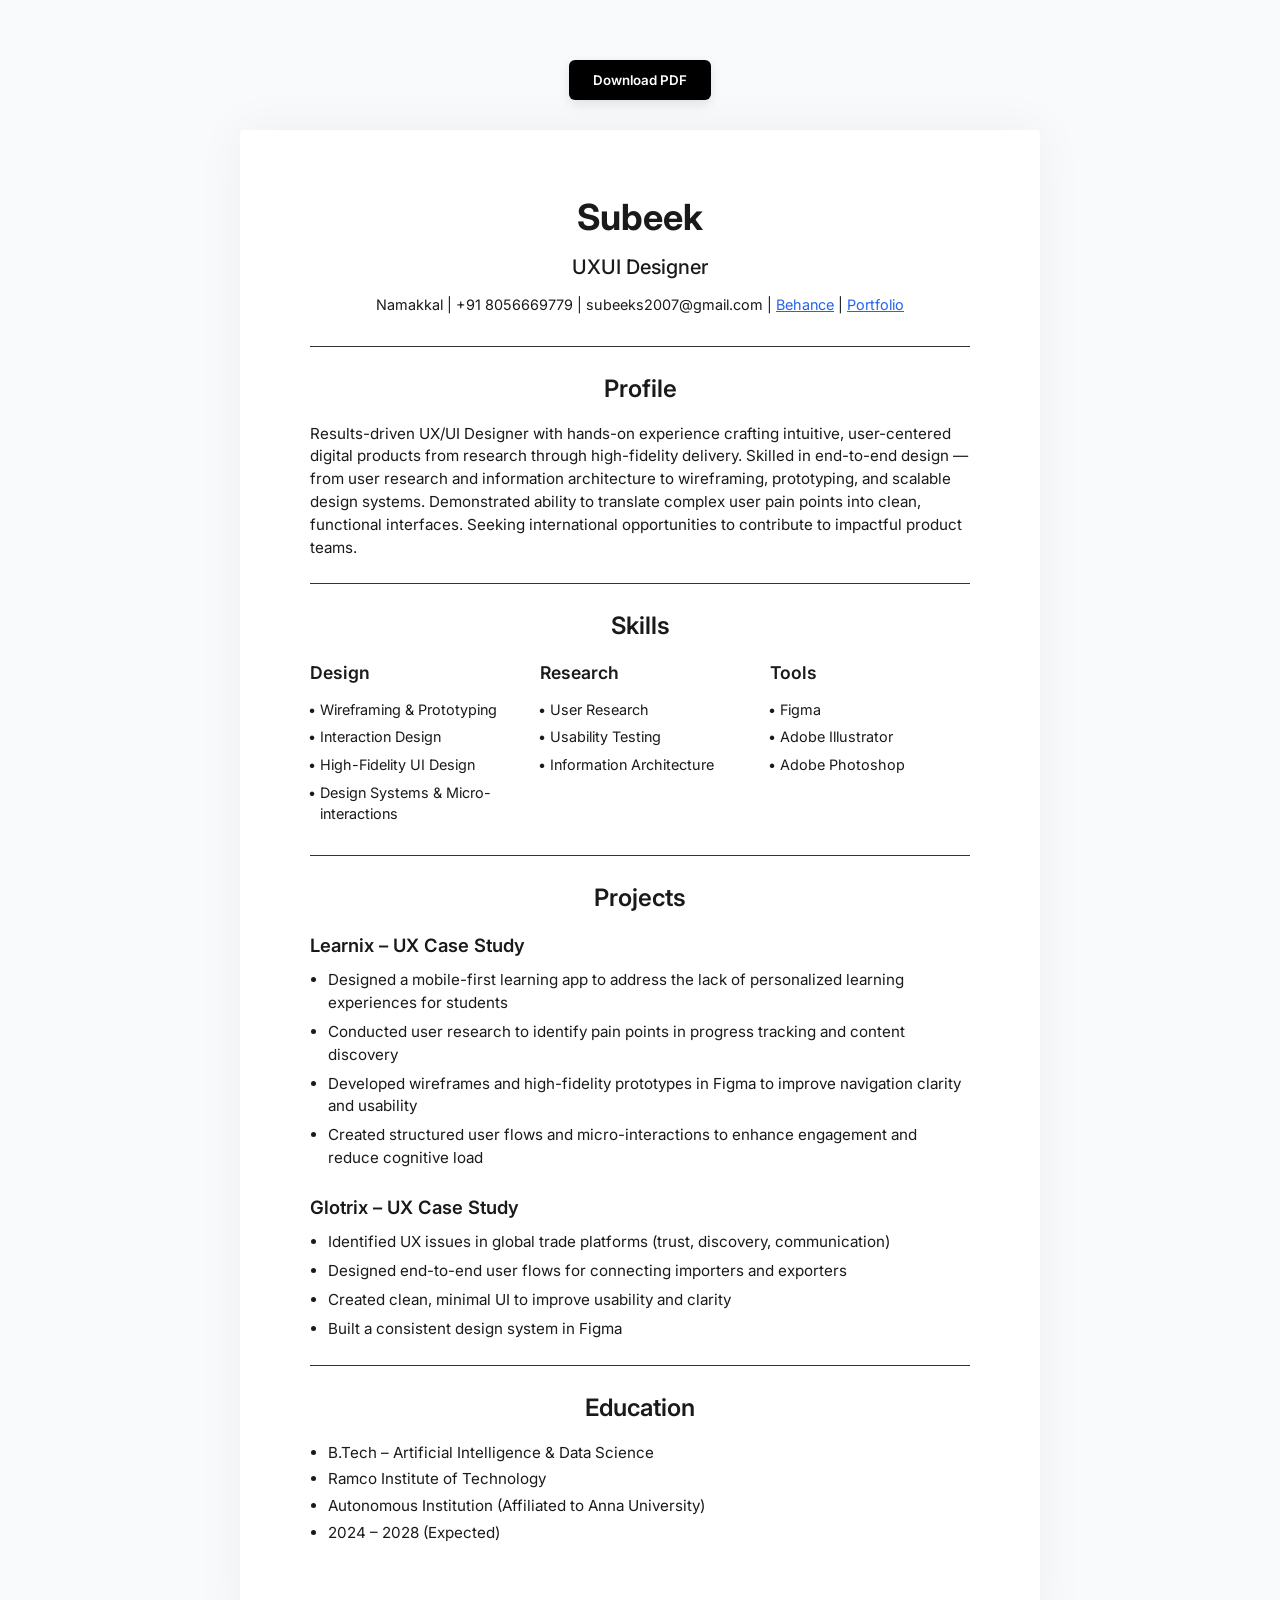
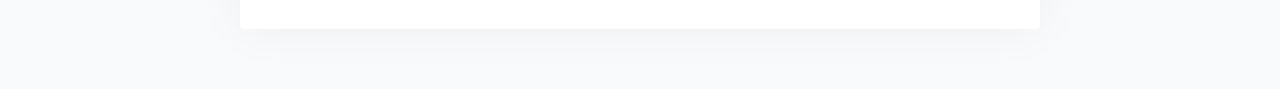
<file: resume.html>
<!DOCTYPE html>
<html lang="en">
<head>
  <meta charset="UTF-8">
  <meta name="viewport" content="width=device-width, initial-scale=1.0">
  <title>Subeek Loganathan - Resume</title>
  <link rel="preconnect" href="https://fonts.googleapis.com">
  <link rel="preconnect" href="https://fonts.gstatic.com" crossorigin>
  <link href="https://fonts.googleapis.com/css2?family=Inter:wght@400;500;600;700&display=swap" rel="stylesheet">
  <style>
    :root {
      --text: #1a1a1a;
      --text-light: #52525B;
      --accent: #2563EB;
      --border: #333;
    }
    * {
      box-sizing: border-box;
      margin: 0;
      padding: 0;
    }
    body {
      font-family: 'Inter', sans-serif;
      background: #f8fafc;
      color: var(--text);
      line-height: 1.5;
      padding: 60px 20px;
      display: flex;
      flex-direction: column;
      align-items: center;
    }
    .print-btn {
      margin-bottom: 30px;
      background: #000;
      color: white;
      border: none;
      padding: 12px 24px;
      border-radius: 6px;
      font-family: inherit;
      font-weight: 600;
      cursor: pointer;
      box-shadow: 0 4px 12px rgba(0,0,0,0.1);
      transition: all 0.2s;
    }
    .print-btn:hover {
      background: #333;
      transform: translateY(-2px);
    }
    .resume-sheet {
      background: #fff;
      width: 100%;
      max-width: 800px;
      padding: 60px 70px;
      box-shadow: 0 0 50px rgba(0,0,0,0.05);
      border-radius: 4px;
    }
    header {
      text-align: center;
      margin-bottom: 30px;
    }
    h1 {
      font-size: 2.25rem;
      font-weight: 700;
      margin-bottom: 8px;
    }
    .role {
      font-size: 1.25rem;
      font-weight: 500;
      margin-bottom: 12px;
    }
    .contact-info {
      font-size: 0.9rem;
      color: var(--text);
    }
    .contact-info a {
      color: #2563EB;
      text-decoration: underline;
    }
    
    hr {
      border: 0;
      border-top: 1px solid var(--border);
      margin: 24px 0;
    }

    .section {
      margin-bottom: 24px;
    }
    h2 {
      font-size: 1.5rem;
      font-weight: 600;
      text-align: center;
      margin-bottom: 16px;
    }
    
    .profile-text {
      font-size: 0.95rem;
      color: var(--text);
      text-align: left;
    }

    .skills-grid {
      display: grid;
      grid-template-columns: 1fr 1fr 1fr;
      gap: 30px;
    }
    .skill-category h3 {
      font-size: 1.1rem;
      font-weight: 600;
      margin-bottom: 12px;
    }
    .skill-category ul {
      list-style-type: none;
      padding-left: 10px;
    }
    .skill-category li {
      font-size: 0.9rem;
      margin-bottom: 6px;
      position: relative;
    }
    .skill-category li::before {
      content: "•";
      position: absolute;
      left: -12px;
    }

    .project {
      margin-bottom: 24px;
    }
    .project-title {
      font-size: 1.15rem;
      font-weight: 600;
      margin-bottom: 10px;
    }
    .project-bullets {
      padding-left: 18px;
    }
    .project-bullets li {
      font-size: 0.95rem;
      margin-bottom: 6px;
    }

    .education-item {
      padding-left: 18px;
    }
    .education-item li {
      font-size: 0.95rem;
      margin-bottom: 4px;
    }

    @media print {
      body {
        background: none;
        padding: 0;
      }
      .resume-sheet {
        box-shadow: none;
        padding: 40px;
        max-width: 100%;
      }
      .no-print {
        display: none !important;
      }
    }

    @media (max-width: 600px) {
      .resume-sheet {
        padding: 40px 20px;
      }
      .skills-grid {
        grid-template-columns: 1fr;
        gap: 20px;
      }
    }
  </style>
</head>
<body>

  <button class="print-btn no-print" onclick="window.print()">Download PDF</button>

  <div class="resume-sheet">
    <!-- Header -->
    <header>
      <h1>Subeek</h1>
      <div class="role">UXUI Designer</div>
      <div class="contact-info">
        Namakkal | +91 8056669779 | subeeks2007@gmail.com | 
        <a href="https://behance.net/shared-links" target="_blank">Behance</a> | 
        <a href="index.html">Portfolio</a>
      </div>
    </header>

    <hr>

    <!-- Profile -->
    <section class="section">
      <h2>Profile</h2>
      <p class="profile-text">
        Results-driven UX/UI Designer with hands-on experience crafting intuitive, user-centered digital products from research through high-fidelity delivery. Skilled in end-to-end design — from user research and information architecture to wireframing, prototyping, and scalable design systems. Demonstrated ability to translate complex user pain points into clean, functional interfaces. Seeking international opportunities to contribute to impactful product teams.
      </p>
    </section>

    <hr>

    <!-- Skills -->
    <section class="section">
      <h2>Skills</h2>
      <div class="skills-grid">
        <div class="skill-category">
          <h3>Design</h3>
          <ul>
            <li>Wireframing & Prototyping</li>
            <li>Interaction Design</li>
            <li>High-Fidelity UI Design</li>
            <li>Design Systems & Micro-interactions</li>
          </ul>
        </div>
        <div class="skill-category">
          <h3>Research</h3>
          <ul>
            <li>User Research</li>
            <li>Usability Testing</li>
            <li>Information Architecture</li>
          </ul>
        </div>
        <div class="skill-category">
          <h3>Tools</h3>
          <ul>
            <li>Figma</li>
            <li>Adobe Illustrator</li>
            <li>Adobe Photoshop</li>
          </ul>
        </div>
      </div>
    </section>

    <hr>

    <!-- Projects -->
    <section class="section">
      <h2>Projects</h2>
      
      <div class="project">
        <h3 class="project-title">Learnix – UX Case Study</h3>
        <ul class="project-bullets">
          <li>Designed a mobile-first learning app to address the lack of personalized learning experiences for students</li>
          <li>Conducted user research to identify pain points in progress tracking and content discovery</li>
          <li>Developed wireframes and high-fidelity prototypes in Figma to improve navigation clarity and usability</li>
          <li>Created structured user flows and micro-interactions to enhance engagement and reduce cognitive load</li>
        </ul>
      </div>

      <div class="project">
        <h3 class="project-title">Glotrix – UX Case Study</h3>
        <ul class="project-bullets">
          <li>Identified UX issues in global trade platforms (trust, discovery, communication)</li>
          <li>Designed end-to-end user flows for connecting importers and exporters</li>
          <li>Created clean, minimal UI to improve usability and clarity</li>
          <li>Built a consistent design system in Figma</li>
        </ul>
      </div>
    </section>

    <hr>

    <!-- Education -->
    <section class="section">
      <h2>Education</h2>
      <ul class="education-item">
        <li>B.Tech – Artificial Intelligence & Data Science</li>
        <li>Ramco Institute of Technology</li>
        <li>Autonomous Institution (Affiliated to Anna University)</li>
        <li>2024 – 2028 (Expected)</li>
      </ul>
    </section>

  </div>
</body>
</html>
</file>
<file: portfolio.css>
/* ============================================
   SUBEEK PORTFOLIO — Futuristic / Sci-fi CSS
   ============================================ */

/* 1. Custom Properties */
:root {
  --bg: #08080F;
  --bg2: #0C0C1A;
  --bg-card: rgba(13, 13, 30, 0.85);
  --bg-card-s: #0E0E20;
  --v: #7C3AED;
  --v2: #A855F7;
  --c: #00D4FF;
  --c2: #67E8F9;
  --gv: rgba(124,58,237,.4);
  --gc: rgba(0,212,255,.3);
  --t1: #F0F0FF;
  --t2: #9CA3AF;
  --t3: #6B7280;
  --bd: rgba(255,255,255,.07);
  --bd2: rgba(124,58,237,.35);
  --font: 'Outfit', sans-serif;
  --mono: 'JetBrains Mono', monospace;
  --ease: cubic-bezier(.4,0,.2,1);
  --bounce: cubic-bezier(.34,1.56,.64,1);
  --sp: 120px;
}

[data-theme="light"] {
  --bg: #F0F0FA;
  --bg2: #E8E8F5;
  --bg-card: rgba(255,255,255,.92);
  --bg-card-s: #FFFFFF;
  --gv: rgba(124,58,237,.15);
  --gc: rgba(0,150,200,.15);
  --t1: #0A0A14;
  --t2: #4B5563;
  --t3: #9CA3AF;
  --bd: rgba(0,0,0,.08);
  --bd2: rgba(124,58,237,.25);
}

/* 2. Reset */
*, *::before, *::after { box-sizing: border-box; margin: 0; padding: 0; }
html { scroll-behavior: smooth; font-size: 16px; }
body {
  font-family: var(--font);
  background: var(--bg);
  color: var(--t1);
  line-height: 1.6;
  overflow-x: hidden;
  transition: background .4s var(--ease), color .4s var(--ease);
}
img { max-width: 100%; display: block; }
a { text-decoration: none; color: inherit; }
button { cursor: pointer; border: none; background: none; font-family: inherit; }
ul { list-style: none; }

/* 3. Layout */
.container { max-width: 1200px; margin: 0 auto; padding: 0 24px; }
.section { padding: var(--sp) 0; }

/* 4. Reveal Animations */
.reveal {
  opacity: 0;
  transform: translateY(48px);
  transition: opacity .75s var(--ease), transform .75s var(--ease);
}
.reveal.visible { opacity: 1; transform: translateY(0); }

/* ---- NAVIGATION ---- */
.navbar {
  position: fixed;
  top: 0; left: 0; right: 0;
  z-index: 999;
  padding: 20px 0;
  transition: all .4s var(--ease);
}
.navbar.scrolled {
  padding: 12px 0;
  background: rgba(8,8,15,.88);
  backdrop-filter: blur(24px);
  border-bottom: 1px solid var(--bd);
}
[data-theme="light"] .navbar.scrolled { background: rgba(240,240,250,.9); }

.nav-container {
  max-width: 1200px; margin: 0 auto; padding: 0 24px;
  display: flex; align-items: center; justify-content: space-between; gap: 24px;
}
.nav-logo {
  font-weight: 800; font-size: 1.05rem;
  letter-spacing: .2em; color: var(--t1);
}
.lb { color: var(--v); }
.nav-links { display: flex; gap: 40px; }
.nav-link {
  font-size: .875rem; font-weight: 500; color: var(--t2);
  letter-spacing: .05em; transition: color .3s; position: relative;
}
.nav-link::after {
  content: ''; position: absolute; bottom: -4px; left: 0;
  width: 0; height: 1px; background: var(--v); transition: width .3s var(--ease);
}
.nav-link:hover { color: var(--t1); }
.nav-link:hover::after { width: 100%; }

.nav-actions { display: flex; align-items: center; gap: 10px; }

.theme-toggle {
  width: 40px; height: 40px; border-radius: 50%;
  border: 1px solid var(--bd); background: var(--bg-card);
  display: flex; align-items: center; justify-content: center;
  color: var(--t2); transition: all .3s; backdrop-filter: blur(8px);
}
.theme-toggle:hover { border-color: var(--v); color: var(--v); box-shadow: 0 0 12px var(--gv); }
.moon-icon { display: none; }
.sun-icon { display: block; }
[data-theme="light"] .sun-icon { display: none; }
[data-theme="light"] .moon-icon { display: block; }

/* Buttons */
.btn {
  display: inline-flex; align-items: center; gap: 8px;
  padding: 10px 22px; border-radius: 8px;
  font-size: .875rem; font-weight: 600; font-family: var(--font);
  letter-spacing: .03em; transition: all .3s var(--ease); cursor: pointer; border: none;
}
.btn-primary {
  background: linear-gradient(135deg, var(--v), #6D28D9);
  color: #fff; box-shadow: 0 4px 24px var(--gv);
}
.btn-primary:hover { transform: translateY(-2px); box-shadow: 0 8px 32px var(--gv); }
.btn-outline {
  border: 1.5px solid var(--v); color: var(--v); background: transparent;
}
.btn-outline:hover { background: var(--v); color: #fff; box-shadow: 0 4px 20px var(--gv); }
.btn-ghost {
  border: 1px solid var(--bd); color: var(--t2); background: var(--bg-card); backdrop-filter: blur(8px);
}
.btn-ghost:hover { border-color: var(--v); color: var(--v); }
.btn-outline-sm {
  display: inline-flex; align-items: center; gap: 8px;
  padding: 10px 20px; border-radius: 8px; font-size: .875rem; font-weight: 600;
  border: 1.5px solid var(--bd2); color: var(--v2); background: transparent; transition: all .3s;
}
.btn-outline-sm:hover { background: var(--v); color: #fff; border-color: var(--v); box-shadow: 0 4px 20px var(--gv); }
.btn-full { width: 100%; justify-content: center; padding: 14px 22px; }
.btn-primary-sm {
  padding: 8px 16px; border-radius: 6px; font-size: .8125rem; font-weight: 600;
  background: linear-gradient(135deg, var(--v), #6D28D9); color: #fff; box-shadow: 0 4px 14px var(--gv);
}
.btn-primary-sm:hover { transform: translateY(-2px); box-shadow: 0 6px 18px var(--gv); }

/* Hamburger */
.hamburger { display: none; flex-direction: column; gap: 5px; align-items: center; justify-content: center; width: 36px; height: 36px; }
.hamburger span { display: block; width: 22px; height: 2px; background: var(--t1); border-radius: 2px; transition: all .3s; }
.mobile-menu { display: none; flex-direction: column; background: var(--bg2); border-top: 1px solid var(--bd); }
.mobile-menu.open { display: flex; }
.mobile-link { padding: 16px 24px; font-size: .95rem; font-weight: 500; color: var(--t2); border-bottom: 1px solid var(--bd); transition: all .3s; }
.mobile-link:hover { color: var(--v); background: var(--bg-card); }

/* Section Shared */
.section-header { margin-bottom: 64px; }
.section-tag { font-family: var(--mono); font-size: .78rem; color: var(--v); letter-spacing: .15em; display: block; margin-bottom: 12px; }
.section-title { font-size: clamp(2rem,5vw,3rem); font-weight: 800; color: var(--t1); line-height: 1.1; letter-spacing: -.02em; }
.section-sub { margin-top: 12px; font-size: 1rem; color: var(--t2); }

/* ---- HERO SECTION ---- */
.hero {
  position: relative; min-height: 100vh;
  display: flex; align-items: center; justify-content: center;
  overflow: hidden; padding: 120px 24px 80px;
}
.hero-bg { position: absolute; inset: 0; z-index: 0; }

/* Mesh Gradient */
.mesh-gradient {
  position: absolute; inset: 0;
  background:
    radial-gradient(ellipse at 20% 50%, rgba(124,58,237,.28) 0%, transparent 60%),
    radial-gradient(ellipse at 80% 20%, rgba(0,212,255,.18) 0%, transparent 60%),
    radial-gradient(ellipse at 60% 85%, rgba(109,40,217,.22) 0%, transparent 60%);
  animation: mesh-anim 14s ease-in-out infinite alternate;
}
[data-theme="light"] .mesh-gradient {
  background:
    radial-gradient(ellipse at 20% 50%, rgba(124,58,237,.1) 0%, transparent 60%),
    radial-gradient(ellipse at 80% 20%, rgba(0,212,255,.07) 0%, transparent 60%),
    radial-gradient(ellipse at 60% 85%, rgba(109,40,217,.09) 0%, transparent 60%);
}
@keyframes mesh-anim {
  0%   { transform: scale(1) rotate(0deg); }
  50%  { transform: scale(1.06) rotate(1.5deg); }
  100% { transform: scale(1.03) rotate(-1deg); }
}

/* Grid Overlay */
.grid-overlay {
  position: absolute; inset: 0;
  background-image:
    linear-gradient(rgba(124,58,237,.07) 1px, transparent 1px),
    linear-gradient(90deg, rgba(124,58,237,.07) 1px, transparent 1px);
  background-size: 64px 64px;
}
[data-theme="light"] .grid-overlay {
  background-image:
    linear-gradient(rgba(124,58,237,.04) 1px, transparent 1px),
    linear-gradient(90deg, rgba(124,58,237,.04) 1px, transparent 1px);
}

/* Orbs */
.orb { position: absolute; border-radius: 50%; filter: blur(80px); animation: orb-float 10s ease-in-out infinite; }
.orb-1 { width: 500px; height: 500px; background: radial-gradient(circle, rgba(124,58,237,.35), transparent); top: -140px; left: -120px; animation-duration: 12s; }
.orb-2 { width: 350px; height: 350px; background: radial-gradient(circle, rgba(0,212,255,.22), transparent); bottom: -80px; right: -80px; animation-delay: -4s; animation-duration: 10s; }
.orb-3 { width: 250px; height: 250px; background: radial-gradient(circle, rgba(168,85,247,.28), transparent); top: 40%; right: 15%; animation-delay: -7s; animation-duration: 8s; }
@keyframes orb-float { 0%,100% { transform: translate(0,0); } 33% { transform: translate(30px,-28px); } 66% { transform: translate(-18px,22px); } }

/* Scanline */
.scanline {
  position: absolute; top: 0; left: 0; right: 0; height: 2px;
  background: linear-gradient(90deg, transparent, var(--v), var(--c), transparent);
  opacity: .7; animation: scan-anim 7s linear infinite;
}
@keyframes scan-anim { 0% { top: 0; opacity: 0; } 10% { opacity: .7; } 90% { opacity: .7; } 100% { top: 100%; opacity: 0; } }

/* Hero Content */
.hero-content { position: relative; z-index: 1; text-align: center; max-width: 820px; width: 100%; }

/* Badge */
.hero-badge {
  display: inline-flex; align-items: center; gap: 8px; padding: 6px 16px;
  border-radius: 100px; background: rgba(124,58,237,.12); border: 1px solid rgba(124,58,237,.3);
  font-family: var(--mono); font-size: .72rem; color: var(--v2); margin-bottom: 40px; letter-spacing: .08em;
}
.badge-dot { width: 6px; height: 6px; border-radius: 50%; background: #22C55E; box-shadow: 0 0 8px rgba(34,197,94,.9); animation: dot-pulse 2s ease-in-out infinite; }
@keyframes dot-pulse { 0%,100% { box-shadow: 0 0 6px rgba(34,197,94,.8); } 50% { box-shadow: 0 0 14px rgba(34,197,94,1), 0 0 24px rgba(34,197,94,.4); } }

/* Hero Graphic — Abstract Digital Core */
.hero-graphic {
  position: relative;
  width: 160px;
  height: 160px;
  margin: 0 auto 48px;
  display: flex;
  align-items: center;
  justify-content: center;
}

.graphic-core {
  position: relative;
  width: 80px;
  height: 80px;
  display: flex;
  align-items: center;
  justify-content: center;
}

.pulse-ring {
  position: absolute;
  inset: -40px;
  border: 1px solid var(--v);
  border-radius: 50%;
  opacity: 0;
  animation: graphic-pulse 4s cubic-bezier(0.215, 0.61, 0.355, 1) infinite;
}

.pulse-ring:nth-child(2) { animation-delay: 1.2s; border-color: var(--c); }
.pulse-ring:nth-child(3) { animation-delay: 2.4s; }

@keyframes graphic-pulse {
  0% { transform: scale(0.6); opacity: 0; }
  50% { opacity: 0.4; }
  100% { transform: scale(1.4); opacity: 0; }
}

.inner-hex {
  width: 100%;
  height: 100%;
  animation: float 6s ease-in-out infinite;
  filter: drop-shadow(0 0 15px var(--gv));
}

@keyframes float {
  0%, 100% { transform: translateY(0) rotate(0deg); }
  50% { transform: translateY(-12px) rotate(5deg); }
}

.hero-avatar { display: none; } /* Removed photo styles */

/* Hero Name */
.hero-name { margin-bottom: 16px; }
.name-prefix { display: block; font-size: 1rem; font-weight: 400; color: var(--t2); font-family: var(--mono); letter-spacing: .12em; margin-bottom: 8px; }
.name-main {
  display: block; font-size: clamp(3.5rem,9vw,6rem); font-weight: 900; color: var(--t1); line-height: .95; letter-spacing: -.04em;
}
.glitch { position: relative; }
.glitch::before, .glitch::after {
  content: attr(data-text); position: absolute; top: 0; left: 0; width: 100%; height: 100%; opacity: 0;
}
.glitch::before { color: var(--c); animation: glitch1 5s infinite; }
.glitch::after  { color: var(--v); animation: glitch2 5s infinite; }
@keyframes glitch1 {
  0%,88%,100% { opacity:0; transform:none; }
  90% { opacity:.7; transform:translate(-4px,1px) skewX(-3deg); clip-path:polygon(0 25%,100% 25%,100% 45%,0 45%); }
  92% { opacity:0; }
  95% { opacity:.4; transform:translate(3px,-2px); clip-path:polygon(0 65%,100% 65%,100% 85%,0 85%); }
  97% { opacity: 0; }
}
@keyframes glitch2 {
  0%,88%,100% { opacity:0; transform:none; }
  91% { opacity:.5; transform:translate(4px,-1px) skewX(2deg); clip-path:polygon(0 45%,100% 45%,100% 65%,0 65%); }
  93% { opacity:0; }
  96% { opacity:.3; transform:translate(-3px,2px); clip-path:polygon(0 5%,100% 5%,100% 20%,0 20%); }
  98% { opacity:0; }
}

/* Typewriter */
.hero-title {
  font-size: clamp(1.1rem,3vw,1.35rem); font-weight: 500; color: var(--t2);
  margin-bottom: 24px; display: flex; align-items: center; justify-content: center; gap: 4px; flex-wrap: wrap;
}
.typewriter { color: var(--c); font-family: var(--mono); }
.cursor-blink { color: var(--v); animation: blink .8s step-end infinite; font-weight: 300; }
@keyframes blink { 0%,100% { opacity:1; } 50% { opacity:0; } }

/* Tagline */
.hero-tagline { font-size: clamp(.95rem,2vw,1.1rem); color: var(--t2); max-width: 520px; margin: 0 auto 40px; line-height: 1.75; }
.hero-tagline strong { color: var(--t1); }

/* CTA */
.hero-cta { display: flex; align-items: center; justify-content: center; gap: 16px; margin-bottom: 56px; flex-wrap: wrap; }

/* Stats */
.hero-stats {
  display: flex; align-items: center; justify-content: center; gap: 36px;
  padding: 22px 36px; border-radius: 20px; background: var(--bg-card);
  border: 1px solid var(--bd); backdrop-filter: blur(14px); max-width: fit-content; margin: 0 auto;
}
.stat { text-align: center; }
.stat-num {
  display: block; font-size: 1.9rem; font-weight: 900; line-height: 1; margin-bottom: 4px;
  background: linear-gradient(135deg, var(--v), var(--c)); -webkit-background-clip: text; -webkit-text-fill-color: transparent; background-clip: text;
}
.stat-lbl { font-size: .65rem; font-family: var(--mono); color: var(--t3); letter-spacing: .12em; text-transform: uppercase; }
.stat-div { width: 1px; height: 44px; background: var(--bd); }

/* Scroll Indicator */
.scroll-indicator { position: absolute; bottom: 36px; left: 50%; transform: translateX(-50%); display: flex; flex-direction: column; align-items: center; gap: 8px; z-index: 1; }
.scroll-txt { font-family: var(--mono); font-size: .62rem; color: var(--t3); letter-spacing: .18em; text-transform: uppercase; }
.scroll-line { width: 1px; height: 44px; background: linear-gradient(to bottom, var(--v), transparent); animation: scroll-pulse 2.2s ease-in-out infinite; }
@keyframes scroll-pulse { 0%,100% { opacity:.3; height:28px; } 50% { opacity:1; height:44px; } }

/* ---- ABOUT SECTION ---- */
.about-grid { display: grid; grid-template-columns: 1fr 1fr; gap: 72px; align-items: start; }
.about-intro { font-size: 1.1rem; color: var(--t1); line-height: 1.85; margin-bottom: 20px; }
.about-intro strong { color: var(--v2); }
.about-body { font-size: .95rem; color: var(--t2); line-height: 1.85; margin-bottom: 36px; }
.about-actions { display: flex; gap: 12px; flex-wrap: wrap; }

.skills-area { display: flex; flex-direction: column; gap: 20px; }
.skills-card { padding: 24px; border-radius: 16px; background: var(--bg-card); border: 1px solid var(--bd); backdrop-filter: blur(12px); transition: border-color .3s, box-shadow .3s; }
.skills-card:hover { border-color: var(--bd2); box-shadow: 0 4px 28px var(--gv); }
.skills-head { font-family: var(--mono); font-size: .72rem; color: var(--v); letter-spacing: .15em; text-transform: uppercase; margin-bottom: 14px; }
.skill-tags { display: flex; flex-wrap: wrap; gap: 8px; }
.stag {
  padding: 4px 12px; border-radius: 100px;
  background: rgba(124,58,237,.1); border: 1px solid rgba(124,58,237,.2);
  font-size: .78rem; color: var(--t2); font-weight: 500; transition: all .2s;
}
.stag:hover { background: rgba(124,58,237,.2); color: var(--v2); border-color: rgba(124,58,237,.4); }

/* Education Preview */
.edu-preview { display: flex; flex-direction: column; gap: 4px; }
.edu-degree { font-size: .95rem; font-weight: 700; color: var(--t1); }
.edu-inst { font-size: .85rem; color: var(--t2); }
.edu-year { font-size: .75rem; font-family: var(--mono); color: var(--v2); margin-top: 4px; }

/* ---- WORK SECTION ---- */
.work { background: var(--bg2); position: relative; overflow: hidden; }
.work-line { position: absolute; left: 0; right: 0; height: 1px; background: linear-gradient(90deg, transparent, var(--v), var(--c), transparent); }
.top-line { top: 0; }
.bottom-line { bottom: 0; }

.projects-grid { display: grid; grid-template-columns: 1fr 1fr; gap: 32px; }

/* Project Card */
.pcard {
  position: relative; border-radius: 24px; overflow: hidden;
  background: var(--bg-card); border: 1px solid var(--bd);
  transition: transform .4s var(--bounce), box-shadow .4s var(--ease);
}
.pcard:hover { transform: translateY(-10px); }
.pcard:hover .pcard-glow { opacity: 1; }
.pcard:hover .mockup-wrap { transform: perspective(800px) rotateY(0deg) rotateX(0deg) scale(1.05); }

.pcard-glow {
  position: absolute; inset: 0; pointer-events: none; border-radius: 24px;
  opacity: 0; transition: opacity .4s; z-index: 0;
}
.violet-glow { box-shadow: 0 0 70px var(--gv), inset 0 0 70px rgba(124,58,237,.06); }
.cyan-glow   { box-shadow: 0 0 70px var(--gc), inset 0 0 70px rgba(0,212,255,.06); }

.pcard-inner { position: relative; z-index: 1; padding: 32px; }
.pcard-top { display: flex; align-items: center; justify-content: space-between; margin-bottom: 28px; }
.pcard-num { font-family: var(--mono); font-size: .72rem; color: var(--v); letter-spacing: .12em; }
.cyan-num  { color: var(--c); }
.pcard-tags { display: flex; gap: 6px; flex-wrap: wrap; }
.ptag { padding: 2px 10px; border-radius: 100px; background: rgba(124,58,237,.08); border: 1px solid rgba(124,58,237,.15); font-size: .68rem; color: var(--t3); font-weight: 500; }
.cyan-tag { background: rgba(0,212,255,.08); border-color: rgba(0,212,255,.15); }

/* Card Visual */
.pcard-visual {
  margin-bottom: 28px; border-radius: 16px; overflow: hidden;
  height: 220px; display: flex; align-items: center; justify-content: center;
  position: relative; flex-direction: column; gap: 8px;
}
.glotrix-visual { background: linear-gradient(135deg, rgba(124,58,237,.18), rgba(0,212,255,.1)); }
.learnix-visual  { background: linear-gradient(135deg, rgba(0,212,255,.12), rgba(124,58,237,.18)); }

.mockup-wrap {
  display: flex; gap: -12px; align-items: flex-end; transform: perspective(800px) rotateY(-8deg) rotateX(4deg);
  transition: transform .45s var(--ease);
}
.phone {
  width: 88px; height: 150px; border-radius: 14px;
  border: 2px solid rgba(255,255,255,.1); background: rgba(6,6,18,.9);
  overflow: hidden; position: relative; box-shadow: 0 12px 36px rgba(0,0,0,.5);
  flex-shrink: 0;
}
.phone-back {
  margin-left: -18px; opacity: .7; transform: scale(.92) translateY(10px);
  border-color: rgba(255,255,255,.06);
}
.phone-notch { width: 30px; height: 5px; background: rgba(255,255,255,.12); border-radius: 3px; margin: 8px auto 0; }
.phone-screen { padding: 6px; height: calc(100% - 20px); }

/* Glotrix phone mockup */
.glo-screen { display: flex; flex-direction: column; gap: 5px; }
.glo-header { font-family: var(--mono); font-size: 5.5px; font-weight: 700; color: var(--v2); letter-spacing: .1em; text-align: center; padding: 3px 0 4px; border-bottom: 1px solid rgba(124,58,237,.25); }
.glo-card { border-radius: 5px; flex-shrink: 0; }
.gc1 { height: 30px; background: linear-gradient(135deg, rgba(124,58,237,.35), rgba(0,212,255,.2)); border: 1px solid rgba(124,58,237,.25); }
.gc2 { height: 22px; background: rgba(255,255,255,.05); border: 1px solid rgba(255,255,255,.07); }
.glo-divider { height: 1px; background: rgba(255,255,255,.07); margin: 2px 0; }
.glo-msg { height: 12px; border-radius: 100px; width: 60%; }
.m-in  { background: rgba(124,58,237,.35); align-self: flex-start; margin-left: 0; }
.m-out { background: rgba(0,212,255,.25); align-self: flex-end; margin-left: auto; }

.glo-screen-back { display: flex; flex-direction: column; gap: 6px; padding: 8px 6px; }
.glo-profile-dot { width: 22px; height: 22px; border-radius: 50%; background: linear-gradient(135deg, var(--v), var(--c)); margin: 4px auto; }
.glo-info-line { height: 8px; border-radius: 4px; background: rgba(255,255,255,.08); }
.il1 { width: 80%; margin: 0 auto; }
.il2 { width: 55%; margin: 0 auto; }
.glo-badge-row { display: flex; gap: 4px; justify-content: center; }
.glo-badge { width: 20px; height: 10px; border-radius: 4px; background: rgba(124,58,237,.3); border: 1px solid rgba(124,58,237,.4); }

/* Learnix phone mockup */
.lrn-screen { display: flex; flex-direction: column; gap: 5px; }
.lrn-header { font-family: var(--mono); font-size: 5.5px; font-weight: 700; color: var(--c2); letter-spacing: .1em; text-align: center; padding: 3px 0 4px; border-bottom: 1px solid rgba(0,212,255,.25); }
.lrn-tabs { display: flex; gap: 4px; }
.lrn-tab { font-size: 5px; padding: 2px 6px; border-radius: 4px; color: rgba(255,255,255,.4); background: rgba(255,255,255,.05); }
.active-tab { background: rgba(0,212,255,.2); color: var(--c); }
.lrn-task { display: flex; align-items: center; gap: 4px; height: 14px; }
.ltask-dot { width: 7px; height: 7px; border-radius: 50%; flex-shrink: 0; }
.done-dot { background: #22C55E; box-shadow: 0 0 5px rgba(34,197,94,.6); }
.evt-dot  { background: var(--c); box-shadow: 0 0 5px rgba(0,212,255,.6); }
.pend-dot { background: var(--v); box-shadow: 0 0 5px rgba(124,58,237,.6); }
.ltask-line { flex: 1; height: 6px; border-radius: 3px; background: rgba(255,255,255,.07); }
.lrn-calendar { height: 28px; border-radius: 6px; background: linear-gradient(135deg, rgba(0,212,255,.2), rgba(124,58,237,.15)); border: 1px solid rgba(0,212,255,.18); }

.lrn-screen-back { display: flex; align-items: flex-end; gap: 5px; padding: 8px 6px; height: 100%; justify-content: center; }
.lrn-chart-bar { width: 10px; border-radius: 3px 3px 0 0; background: rgba(0,212,255,.3); border: 1px solid rgba(0,212,255,.4); }
.lb1 { height: 40%; }
.lb2 { height: 65%; }
.lb3 { height: 55%; }
.lb4 { height: 80%; }
.lb5 { height: 45%; }

.visual-label { font-family: var(--mono); font-size: .62rem; color: var(--t3); letter-spacing: .12em; text-transform: uppercase; }
.cyan-label { color: rgba(0,212,255,.6); }

/* Card Body */
.pcard-body { }
.pcard-title { font-size: 1.6rem; font-weight: 800; color: var(--t1); letter-spacing: -.02em; margin-bottom: 10px; }
.pcard-desc { font-size: .875rem; color: var(--t2); line-height: 1.75; margin-bottom: 20px; }
.pcard-meta { display: flex; gap: 20px; margin-bottom: 24px; }
.pmeta { display: flex; align-items: center; gap: 5px; font-family: var(--mono); font-size: .68rem; color: var(--t3); }
.pcta { display: inline-flex; align-items: center; gap: 8px; font-size: .875rem; font-weight: 700; letter-spacing: .02em; transition: all .3s; }
.violet-cta { color: var(--v); }
.violet-cta:hover { color: var(--v2); gap: 14px; }
.cyan-cta   { color: var(--c); }
.cyan-cta:hover { color: var(--c2); gap: 14px; }

/* ---- OTHER WORKS (EXPLORATIONS) ---- */
.other-works {
  margin-top: 100px;
  padding-top: 60px;
  border-top: 1px solid var(--bd);
}

.ow-header {
  margin-bottom: 40px;
}

.ow-grid {
  display: grid;
  grid-template-columns: repeat(auto-fill, minmax(360px, 1fr));
  gap: 32px;
}

.ow-card {
  position: relative;
  border-radius: 20px;
  overflow: hidden;
  background: var(--bg-card);
  border: 1px solid var(--bd);
  transition: all .4s var(--ease);
}

.ow-card:hover {
  transform: translateY(-8px);
  border-color: var(--bd2);
  box-shadow: 0 15px 45px rgba(0,0,0,0.4);
}

.ow-img-wrap {
  position: relative;
  aspect-ratio: 16 / 10;
  overflow: hidden;
}

.ow-img {
  width: 100%;
  height: 100%;
  object-fit: cover;
  transition: transform .6s var(--ease);
}

.ow-card:hover .ow-img {
  transform: scale(1.08);
}

.ow-overlay {
  position: absolute;
  inset: 0;
  background: linear-gradient(to top, rgba(8,8,15,0.95) 0%, rgba(8,8,15,0.4) 50%, transparent 100%);
  display: flex;
  flex-direction: column;
  justify-content: flex-end;
  padding: 32px;
  opacity: 0;
  transition: opacity .4s var(--ease);
}

.ow-card:hover .ow-overlay {
  opacity: 1;
}

.ow-tags-row {
  display: flex;
  gap: 8px;
  margin-bottom: 12px;
}

.ow-tag {
  font-family: var(--mono);
  font-size: 0.65rem;
  color: var(--c);
  text-transform: uppercase;
  letter-spacing: 0.05em;
  background: rgba(0, 212, 255, 0.1);
  padding: 2px 8px;
  border-radius: 4px;
}

.ow-label {
  font-size: 1.25rem;
  font-weight: 700;
  color: var(--t1);
  margin-bottom: 8px;
  display: block;
}

.ow-sub {
  font-size: 0.85rem;
  color: var(--t2);
  line-height: 1.5;
}

/* ---- CONTACT SECTION ---- */
.contact-grid { display: grid; grid-template-columns: 1fr 1.6fr; gap: 48px; align-items: start; }

.cinfo-card {
  padding: 40px; border-radius: 24px; background: var(--bg-card);
  border: 1px solid var(--bd); backdrop-filter: blur(12px);
}
.cinfo-title { font-size: 1.4rem; font-weight: 700; color: var(--t1); margin-bottom: 14px; }
.cinfo-body { font-size: .9rem; color: var(--t2); line-height: 1.8; margin-bottom: 32px; }
.clinks { display: flex; flex-direction: column; gap: 14px; }
.clink { display: flex; align-items: center; gap: 16px; padding: 16px; border-radius: 12px; border: 1px solid var(--bd); transition: all .3s; }
.clink:hover { border-color: var(--bd2); background: rgba(124,58,237,.06); transform: translateX(4px); }
.clink-icon { width: 44px; height: 44px; border-radius: 12px; background: rgba(124,58,237,.12); border: 1px solid rgba(124,58,237,.2); display: flex; align-items: center; justify-content: center; color: var(--v); flex-shrink: 0; }
.clink-text { display: flex; flex-direction: column; gap: 2px; }
.clbl { font-family: var(--mono); font-size: .62rem; color: var(--t3); letter-spacing: .12em; text-transform: uppercase; }
.cval { font-size: .875rem; color: var(--t1); font-weight: 500; }

/* Contact Form */
.contact-form {
  background: var(--bg-card); border: 1px solid var(--bd);
  border-radius: 24px; padding: 40px; backdrop-filter: blur(12px);
  display: flex; flex-direction: column; gap: 22px;
}
.form-row { display: grid; grid-template-columns: 1fr 1fr; gap: 20px; }
.fgroup { display: flex; flex-direction: column; gap: 8px; }
.flabel { font-family: var(--mono); font-size: .68rem; color: var(--t3); letter-spacing: .12em; text-transform: uppercase; }
.finput, .ftextarea {
  padding: 13px 16px; border-radius: 10px; border: 1px solid var(--bd);
  background: rgba(255,255,255,.03); color: var(--t1); font-size: .9rem;
  font-family: var(--font); outline: none; transition: all .3s; width: 100%;
}
[data-theme="light"] .finput, [data-theme="light"] .ftextarea { background: rgba(0,0,0,.03); }
.finput:focus, .ftextarea:focus { border-color: var(--v); box-shadow: 0 0 0 3px rgba(124,58,237,.12); }
.finput::placeholder, .ftextarea::placeholder { color: var(--t3); }
.ftextarea { resize: vertical; min-height: 130px; }
.form-success {
  display: none; text-align: center; font-size: .875rem; color: #22C55E;
  padding: 12px; border-radius: 10px; background: rgba(34,197,94,.08); border: 1px solid rgba(34,197,94,.22);
}
.form-success.show { display: block; }

/* ---- FOOTER ---- */
.footer { padding: 40px 0; border-top: 1px solid var(--bd); }
.footer-inner { display: flex; align-items: center; justify-content: space-between; flex-wrap: wrap; gap: 16px; }
.footer-logo { font-weight: 800; font-size: 1rem; letter-spacing: .2em; }
.footer-copy { font-size: .78rem; color: var(--t3); }
.footer-links { display: flex; gap: 24px; }
.flink { font-size: .78rem; color: var(--t3); transition: color .3s; }
.flink:hover { color: var(--v); }

/* ---- RESPONSIVE ---- */
@media (max-width: 1024px) {
  .about-grid { grid-template-columns: 1fr; gap: 48px; }
}
@media (max-width: 768px) {
  :root { --sp: 80px; }
  .nav-links { display: none; }
  .hamburger { display: flex; }
  .projects-grid { grid-template-columns: 1fr; }
  .contact-grid { grid-template-columns: 1fr; }
  .form-row { grid-template-columns: 1fr; }
  .hero-stats { gap: 20px; padding: 18px 22px; }
  .footer-inner { flex-direction: column; text-align: center; }
}
@media (max-width: 480px) {
  .hero-cta { flex-direction: column; width: 100%; }
  .btn { width: 100%; justify-content: center; }
  .hero-stats { flex-direction: column; gap: 16px; }
  .stat-div { width: 40px; height: 1px; }
  .mockup-wrap { transform: perspective(800px) rotateY(-4deg) rotateX(2deg) scale(.9); }
}

/* ---- CASE STUDY PAGES ---- */
.cs-hero {
  min-height: 60vh; display: flex; align-items: flex-end;
  position: relative; overflow: hidden; padding: 140px 0 80px;
}
.cs-hero-bg { position: absolute; inset: 0; z-index: 0; }
.cs-hero .container { position: relative; z-index: 1; }
.cs-back { display: inline-flex; align-items: center; gap: 8px; font-family: var(--mono); font-size: .78rem; color: var(--t3); letter-spacing: .08em; margin-bottom: 32px; transition: all .3s; }
.cs-back:hover { color: var(--v); transform: translateX(-4px); }
.cs-tag { font-family: var(--mono); font-size: .78rem; color: var(--v); letter-spacing: .15em; display: block; margin-bottom: 14px; }
.cyan-tag-cs { color: var(--c) !important; }
.cs-title { font-size: clamp(3rem,8vw,5.5rem); font-weight: 900; letter-spacing: -.04em; line-height: .95; margin-bottom: 24px; }
.cs-sub { font-size: 1.05rem; color: var(--t2); max-width: 600px; line-height: 1.75; margin-bottom: 40px; }
.cs-meta-row { display: flex; gap: 32px; flex-wrap: wrap; }
.cs-meta-item { }
.cs-meta-label { font-family: var(--mono); font-size: .65rem; color: var(--t3); letter-spacing: .15em; text-transform: uppercase; margin-bottom: 4px; }
.cs-meta-val { font-size: .9rem; font-weight: 600; color: var(--t1); }

/* CS Sections */
.cs-section { padding: 80px 0; border-top: 1px solid var(--bd); }
.cs-section-title { font-size: 1.8rem; font-weight: 800; margin-bottom: 24px; color: var(--t1); }
.cs-text { font-size: .975rem; color: var(--t2); line-height: 1.85; margin-bottom: 16px; }
.cs-grid-2 { display: grid; grid-template-columns: 1fr 1fr; gap: 32px; margin-top: 32px; }
.cs-card {
  padding: 32px; border-radius: 16px; background: var(--bg-card);
  border: 1px solid var(--bd); backdrop-filter: blur(12px);
}
.cs-card-title { font-size: 1rem; font-weight: 700; color: var(--t1); margin-bottom: 12px; }
.cs-card-body { font-size: .875rem; color: var(--t2); line-height: 1.7; }
.cs-highlight {
  padding: 24px 28px; border-radius: 14px; margin: 28px 0;
  border-left: 3px solid var(--v); background: rgba(124,58,237,.06);
  font-size: 1rem; color: var(--t1); line-height: 1.7; font-style: italic;
}
.cs-highlight.cyan-hl { border-color: var(--c); background: rgba(0,212,255,.06); }
.cs-feature-grid { display: grid; grid-template-columns: repeat(3,1fr); gap: 20px; margin-top: 32px; }
.cs-feature { padding: 24px; border-radius: 14px; background: var(--bg-card); border: 1px solid var(--bd); text-align: center; transition: all .3s; }
.cs-feature:hover { border-color: var(--bd2); transform: translateY(-4px); box-shadow: 0 8px 28px var(--gv); }
.cs-feature-icon { font-size: 2rem; margin-bottom: 14px; }
.cs-feature-name { font-size: .9rem; font-weight: 700; color: var(--t1); margin-bottom: 8px; }
.cs-feature-desc { font-size: .8rem; color: var(--t2); line-height: 1.6; }
.cs-tags-list { display: flex; flex-wrap: wrap; gap: 10px; margin-top: 20px; }
.cs-tag-item { padding: 6px 16px; border-radius: 100px; background: rgba(124,58,237,.1); border: 1px solid rgba(124,58,237,.2); font-size: .8rem; color: var(--v2); font-weight: 500; }
.cs-tag-item.cyan-item { background: rgba(0,212,255,.1); border-color: rgba(0,212,255,.2); color: var(--c2); }
.cs-nav { padding: 60px 0; border-top: 1px solid var(--bd); display: flex; justify-content: space-between; align-items: center; flex-wrap: wrap; gap: 20px; }
.cs-nav-label { font-family: var(--mono); font-size: .7rem; color: var(--t3); letter-spacing: .12em; text-transform: uppercase; margin-bottom: 6px; }
.cs-nav-title { font-size: 1.1rem; font-weight: 700; color: var(--t1); }

@media (max-width: 768px) {
  .cs-grid-2 { grid-template-columns: 1fr; }
  .cs-feature-grid { grid-template-columns: 1fr 1fr; }
  .cs-meta-row { gap: 20px; }
}
@media (max-width: 480px) {
  .cs-feature-grid { grid-template-columns: 1fr; }
}

/* ---- OUTCOME CARDS (CASE STUDIES) ---- */
.outcome-row {
  display: grid;
  grid-template-columns: repeat(auto-fit, minmax(280px, 1fr));
  gap: 32px;
  margin-top: 48px;
}

.outcome-card {
  background: var(--bg-card);
  border: 1px solid var(--bd);
  border-radius: 24px;
  padding: 40px;
  text-align: center;
  transition: all 0.4s var(--ease);
}

.outcome-card:hover {
  transform: translateY(-8px);
  border-color: var(--v);
  background: var(--bg-card-s);
  box-shadow: 0 20px 40px rgba(0,0,0,0.3);
}

.out-num {
  font-size: 3.5rem;
  font-weight: 900;
  margin-bottom: 8px;
  background: linear-gradient(135deg, var(--c), var(--v));
  -webkit-background-clip: text;
  -webkit-text-fill-color: transparent;
}

.out-lbl {
  font-family: var(--mono);
  font-size: 0.75rem;
  font-weight: 600;
  letter-spacing: 0.2em;
  color: var(--t2);
  margin-bottom: 16px;
  display: block;
}

/* ---- STRATEGIC TAGS (CASE STUDIES) ---- */
.cs-tags-row {
  display: grid;
  grid-template-columns: 1fr 1fr;
  gap: 24px;
}

.cs-tag-card {
  background: rgba(124, 58, 237, 0.05);
  border-left: 3px solid var(--v);
  padding: 24px;
  border-radius: 0 16px 16px 0;
}

.cs-tag-card h4 {
  font-size: 1.1rem;
  margin-bottom: 8px;
  color: var(--t1);
}

.cs-tag-card p {
  font-size: 0.9rem;
  color: var(--t2);
  line-height: 1.5;
}


@media (max-width: 480px) {
  .cs-tags-row { grid-template-columns: 1fr; }
}

/* ---- AI BADGE ---- */
.ai-badge {
  display: inline-block;
  padding: 4px 12px;
  background: linear-gradient(135deg, var(--v), var(--c));
  border-radius: 4px;
  font-size: 0.65rem;
  font-weight: 800;
  color: #fff;
  letter-spacing: 0.15em;
  margin-top: 8px;
  box-shadow: 0 4px 15px rgba(124, 58, 237, 0.3);
  text-transform: uppercase;
}

/* ---- CREATIVE LAB SECTION ---- */
.creative-lab {
  background: var(--bg2);
  position: relative;
  overflow: hidden;
}

.lab-grid {
  display: grid;
  grid-template-columns: repeat(auto-fit, minmax(350px, 1fr));
  gap: 40px;
  margin-top: 60px;
}

.lab-item {
  position: relative;
  border-radius: 20px;
  overflow: hidden;
  background: var(--bg-card);
  border: 1px solid var(--bd);
  transition: all 0.5s var(--ease);
}

.lab-item:hover {
  transform: scale(1.02);
  border-color: var(--c);
  box-shadow: 0 30px 60px rgba(0,0,0,0.5);
}

.lab-img-wrap {
  width: 100%;
  aspect-ratio: 4/3;
  overflow: hidden;
}

.lab-img {
  width: 100%;
  height: 100%;
  object-fit: cover;
  transition: transform 0.8s var(--ease);
}

.lab-item:hover .lab-img {
  transform: scale(1.1);
}

.lab-content {
  padding: 30px;
}

.lab-tag {
  font-family: var(--mono);
  font-size: 0.7rem;
  color: var(--c);
  margin-bottom: 12px;
  display: block;
}

.lab-title {
  font-size: 1.4rem;
  font-weight: 700;
  margin-bottom: 12px;
}

.lab-desc {
  font-size: 0.95rem;
  color: var(--t2);
  line-height: 1.6;
}

@media (max-width: 480px) {
  .lab-grid { grid-template-columns: 1fr; }
}
</file>
